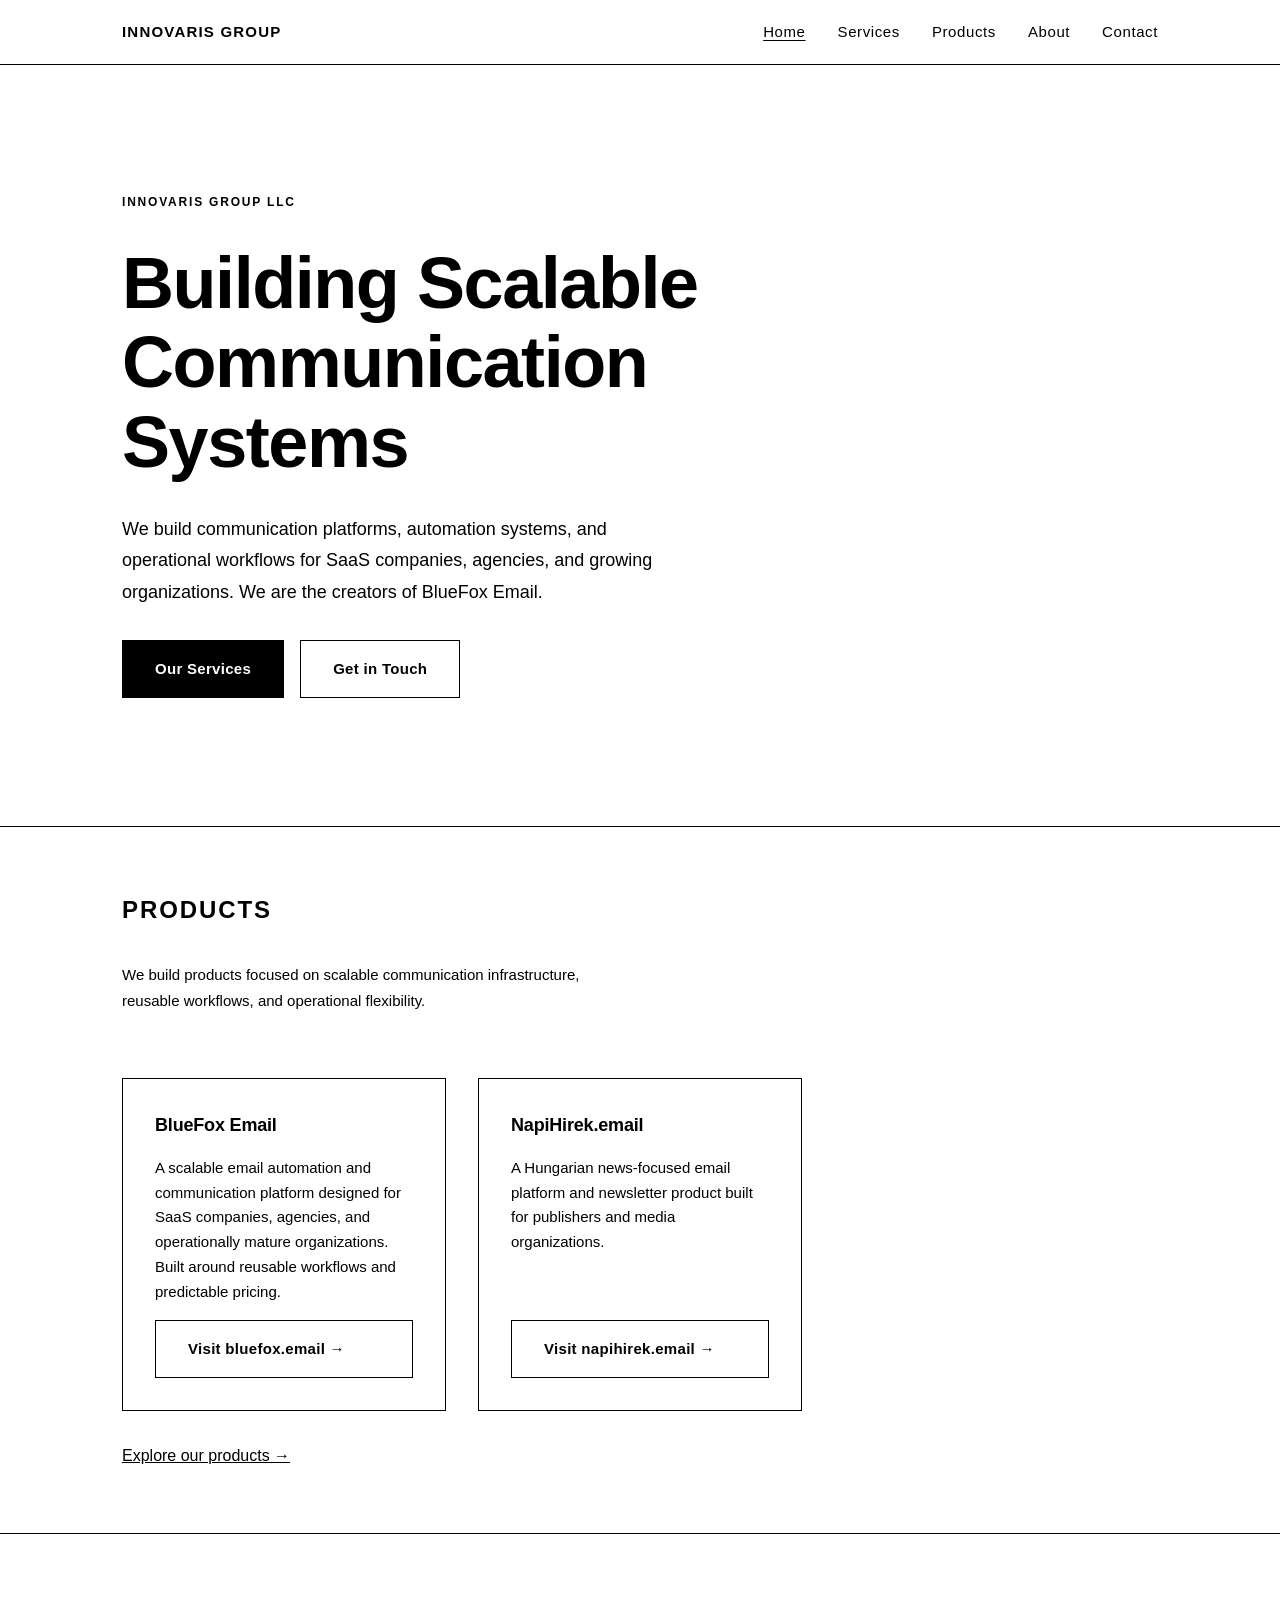
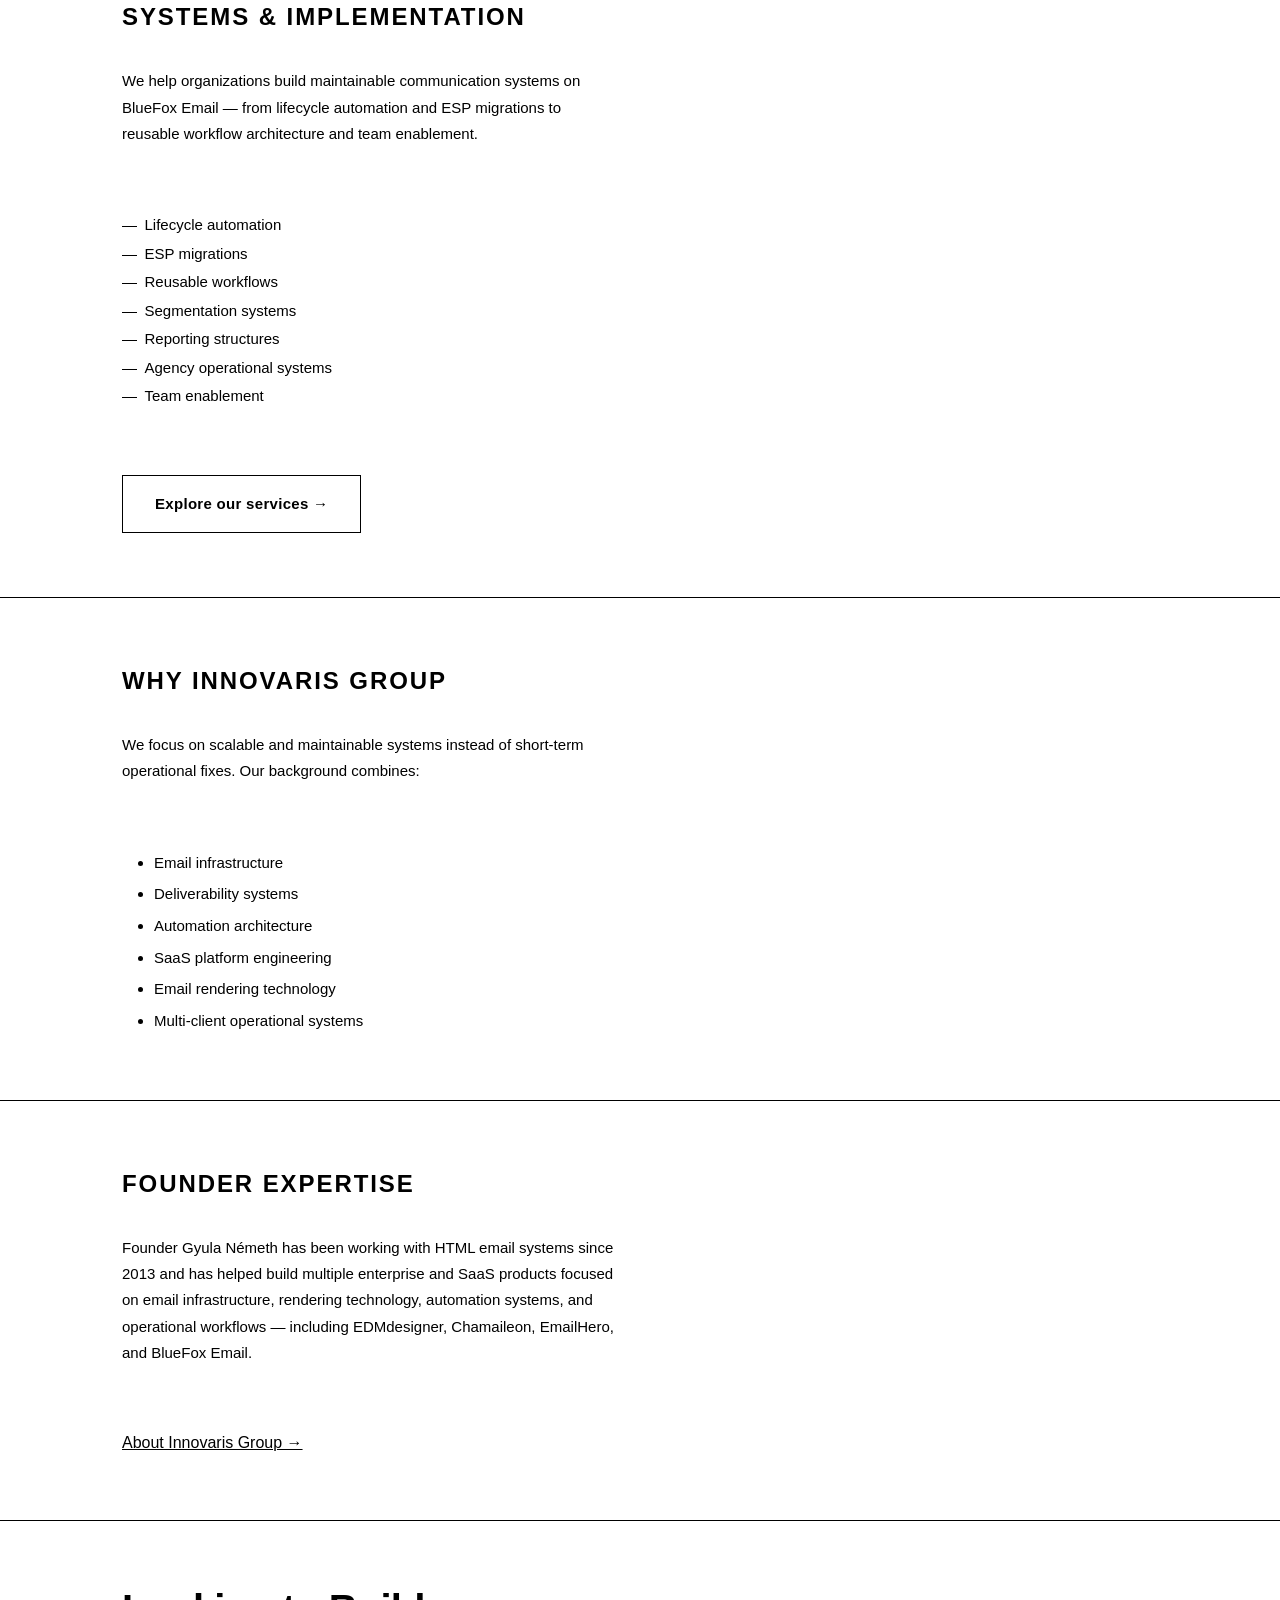
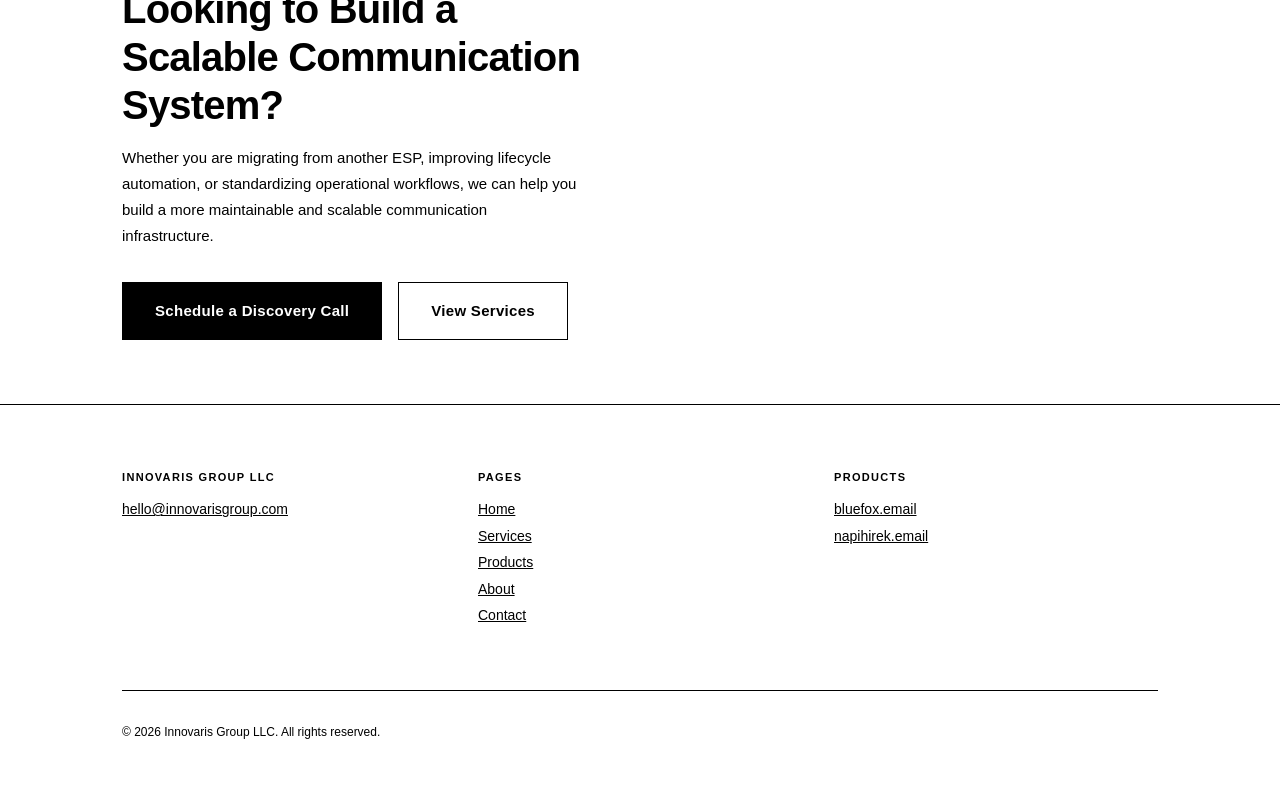
<file: index.html>
<!DOCTYPE html>
<html lang="en">
<head>
  <meta charset="UTF-8">
  <meta name="viewport" content="width=device-width, initial-scale=1.0">
  <meta name="description" content="Innovaris Group LLC builds communication platforms, automation systems, and operational workflows for SaaS companies, agencies, and growing organizations.">
  <title>Innovaris Group</title>
  <link rel="canonical" href="https://innovarisgroup.com/">
  <link rel="stylesheet" href="styles.css">
  <script src="main.js" defer></script>
</head>
<body>

  <header class="site-header">
    <nav class="nav" aria-label="Main navigation">
      <a href="/" class="nav__logo">Innovaris Group</a>
      <button class="nav__toggle" aria-expanded="false" aria-controls="nav-menu" aria-label="Toggle navigation">
        <span class="nav__toggle-bar"></span>
        <span class="nav__toggle-bar"></span>
        <span class="nav__toggle-bar"></span>
      </button>
      <ul class="nav__menu" id="nav-menu" role="list">
        <li><a href="/"         class="nav__link" aria-current="page">Home</a></li>
        <li><a href="/services" class="nav__link">Services</a></li>
        <li><a href="/products" class="nav__link">Products</a></li>
        <li><a href="/about"    class="nav__link">About</a></li>
        <li><a href="/contact"  class="nav__link">Contact</a></li>
      </ul>
    </nav>
  </header>

  <main>

    <section class="hero">
      <div class="container">
        <p class="hero__eyebrow">Innovaris Group LLC</p>
        <h1 class="hero__headline">Building Scalable Communication Systems</h1>
        <p class="hero__tagline">We build communication platforms, automation systems, and operational workflows for SaaS companies, agencies, and growing organizations. We are the creators of BlueFox Email.</p>
        <div class="hero__actions">
          <a href="/services" class="btn btn--filled">Our Services</a>
          <a href="/contact"  class="btn">Get in Touch</a>
        </div>
      </div>
    </section>

    <section class="section">
      <div class="container">
        <h2 class="section__title">Products</h2>
        <p class="section__lead">We build products focused on scalable communication infrastructure, reusable workflows, and operational flexibility.</p>
        <div class="card-grid">
          <article class="card">
            <h3 class="card__name">BlueFox Email</h3>
            <p class="card__description">A scalable email automation and communication platform designed for SaaS companies, agencies, and operationally mature organizations. Built around reusable workflows and predictable pricing.</p>
            <a href="https://bluefox.email" class="btn" target="_blank" rel="noopener noreferrer">Visit bluefox.email &rarr;</a>
          </article>
          <article class="card">
            <h3 class="card__name">NapiHirek.email</h3>
            <p class="card__description">A Hungarian news-focused email platform and newsletter product built for publishers and media organizations.</p>
            <a href="https://napihirek.email" class="btn" target="_blank" rel="noopener noreferrer">Visit napihirek.email &rarr;</a>
          </article>
        </div>
        <div class="section__footer">
          <a href="/products">Explore our products &rarr;</a>
        </div>
      </div>
    </section>

    <section class="section">
      <div class="container">
        <h2 class="section__title">Systems &amp; Implementation</h2>
        <p class="section__lead">We help organizations build maintainable communication systems on BlueFox Email — from lifecycle automation and ESP migrations to reusable workflow architecture and team enablement.</p>
        <ul class="dash-list mb-lg">
          <li>Lifecycle automation</li>
          <li>ESP migrations</li>
          <li>Reusable workflows</li>
          <li>Segmentation systems</li>
          <li>Reporting structures</li>
          <li>Agency operational systems</li>
          <li>Team enablement</li>
        </ul>
        <a href="/services" class="btn">Explore our services &rarr;</a>
      </div>
    </section>

    <section class="section">
      <div class="container">
        <h2 class="section__title">Why Innovaris Group</h2>
        <p class="section__lead">We focus on scalable and maintainable systems instead of short-term operational fixes. Our background combines:</p>
        <ul class="bullet-list">
          <li>Email infrastructure</li>
          <li>Deliverability systems</li>
          <li>Automation architecture</li>
          <li>SaaS platform engineering</li>
          <li>Email rendering technology</li>
          <li>Multi-client operational systems</li>
        </ul>
      </div>
    </section>

    <section class="section">
      <div class="container">
        <h2 class="section__title">Founder Expertise</h2>
        <p class="section__lead">Founder Gyula Németh has been working with HTML email systems since 2013 and has helped build multiple enterprise and SaaS products focused on email infrastructure, rendering technology, automation systems, and operational workflows — including EDMdesigner, Chamaileon, EmailHero, and BlueFox Email.</p>
        <a href="/about">About Innovaris Group &rarr;</a>
      </div>
    </section>

    <section class="cta-block">
      <div class="container">
        <h2 class="cta-block__headline">Looking to Build a Scalable Communication System?</h2>
        <p class="cta-block__body">Whether you are migrating from another ESP, improving lifecycle automation, or standardizing operational workflows, we can help you build a more maintainable and scalable communication infrastructure.</p>
        <div class="cta-block__actions">
          <a href="/contact"  class="btn btn--filled">Schedule a Discovery Call</a>
          <a href="/services" class="btn">View Services</a>
        </div>
      </div>
    </section>

  </main>

  <footer class="site-footer">
    <div class="container">
      <div class="footer__grid">
        <div class="footer__col">
          <p class="footer__label">Innovaris Group LLC</p>
          <a href="mailto:hello@innovarisgroup.com" class="footer__link">hello@innovarisgroup.com</a>
        </div>
        <div class="footer__col">
          <p class="footer__label">Pages</p>
          <a href="/"         class="footer__link">Home</a>
          <a href="/services" class="footer__link">Services</a>
          <a href="/products" class="footer__link">Products</a>
          <a href="/about"    class="footer__link">About</a>
          <a href="/contact"  class="footer__link">Contact</a>
        </div>
        <div class="footer__col">
          <p class="footer__label">Products</p>
          <a href="https://bluefox.email"   class="footer__link" target="_blank" rel="noopener noreferrer">bluefox.email</a>
          <a href="https://napihirek.email" class="footer__link" target="_blank" rel="noopener noreferrer">napihirek.email</a>
        </div>
      </div>
      <p class="footer__copy">&copy; 2026 Innovaris Group LLC. All rights reserved.</p>
    </div>
  </footer>

</body>
</html>
</file>
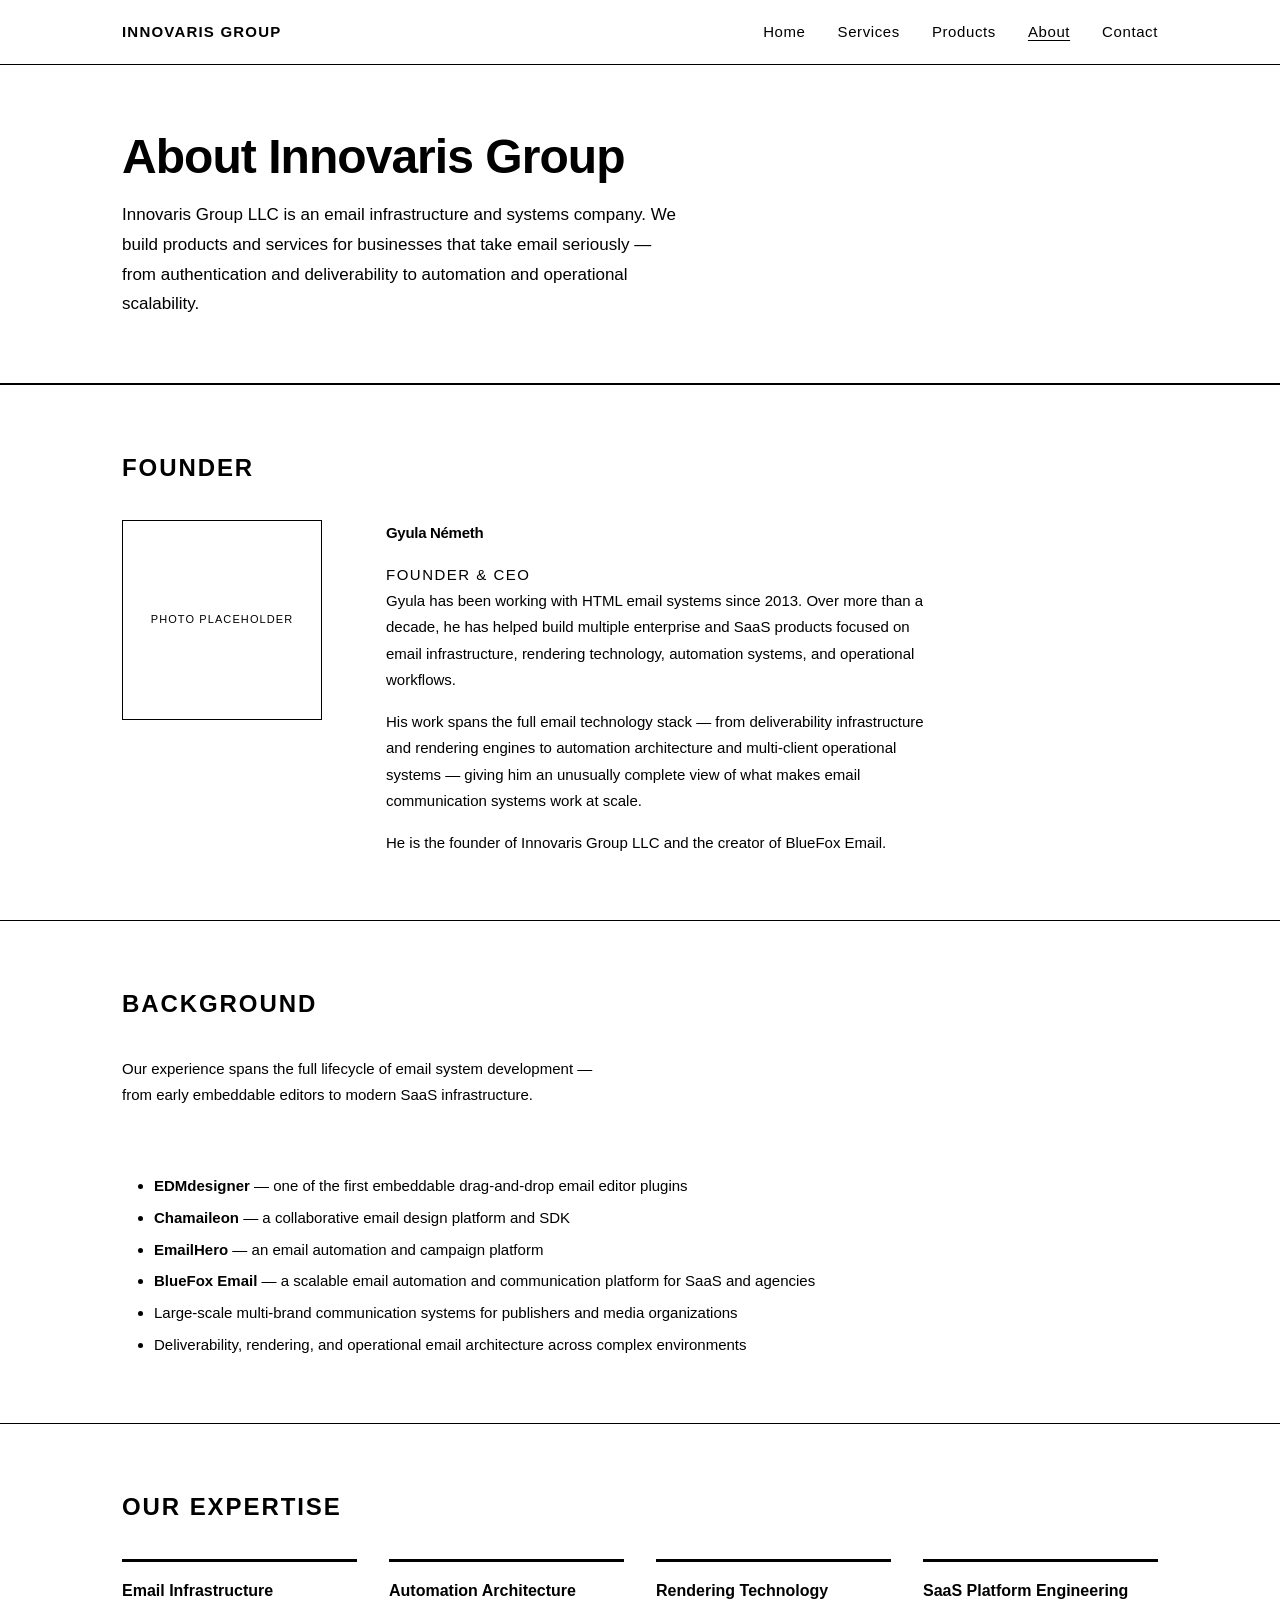
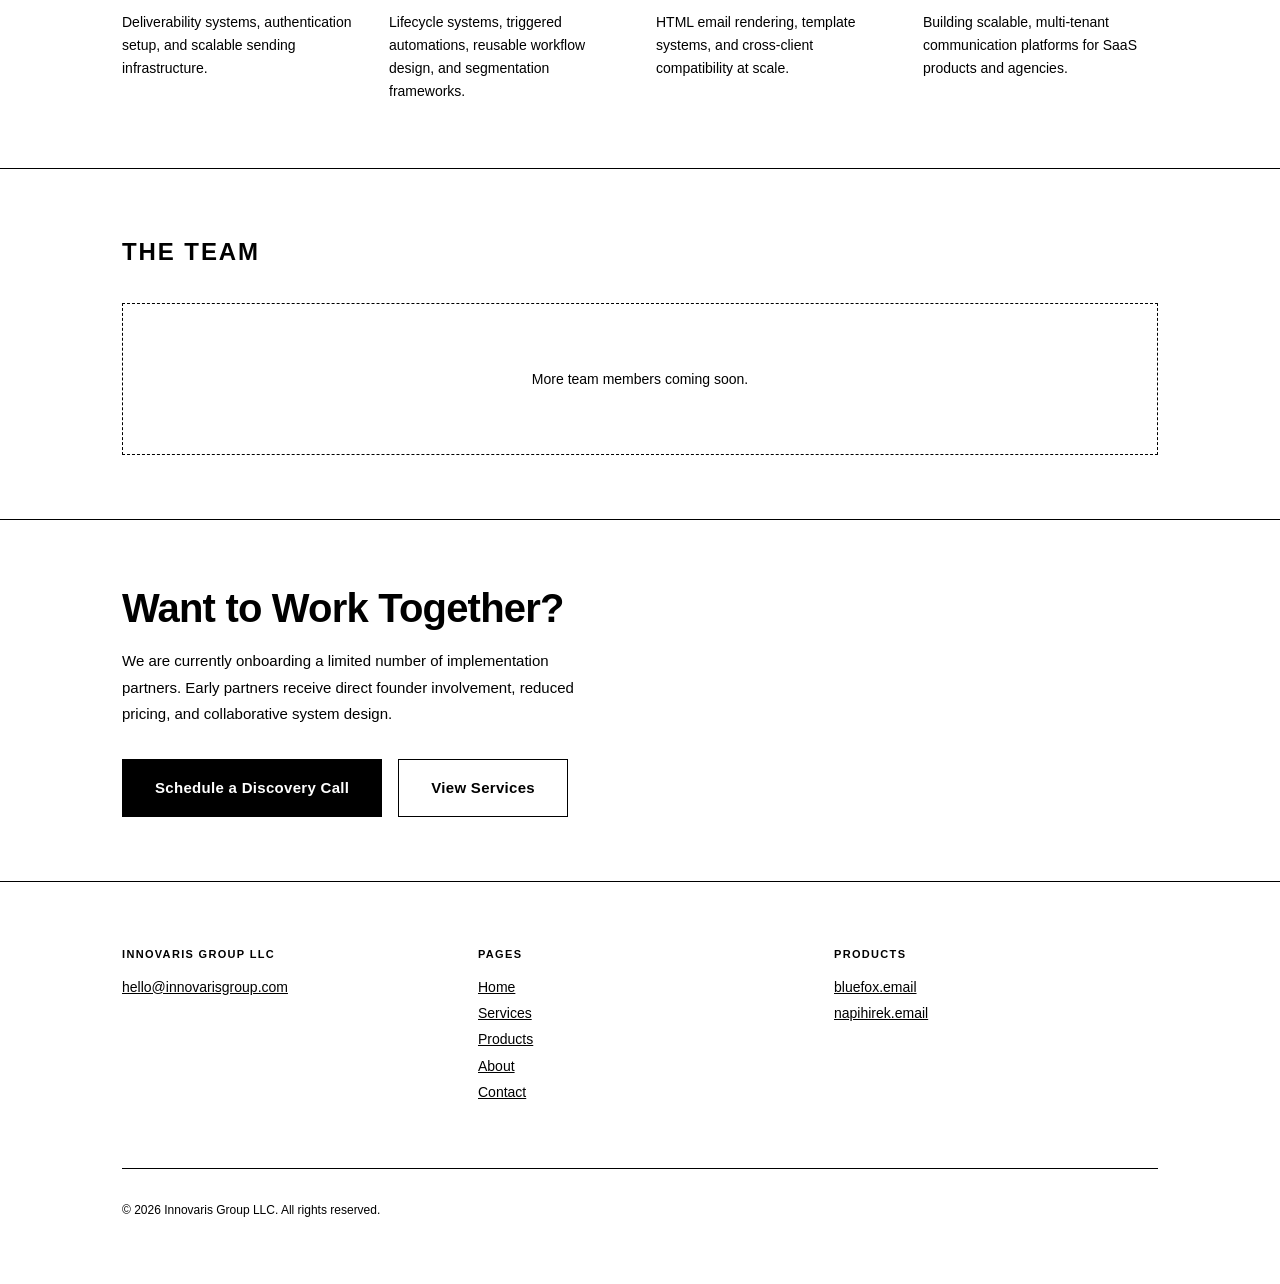
<file: about.html>
<!DOCTYPE html>
<html lang="en">
<head>
  <meta charset="UTF-8">
  <meta name="viewport" content="width=device-width, initial-scale=1.0">
  <meta name="description" content="Innovaris Group LLC — email infrastructure specialists with more than a decade of experience building email systems, rendering technology, and scalable communication platforms.">
  <title>About — Innovaris Group</title>
  <link rel="canonical" href="https://innovarisgroup.com/about">
  <link rel="stylesheet" href="styles.css">
  <script src="main.js" defer></script>
</head>
<body>

  <header class="site-header">
    <nav class="nav" aria-label="Main navigation">
      <a href="/" class="nav__logo">Innovaris Group</a>
      <button class="nav__toggle" aria-expanded="false" aria-controls="nav-menu" aria-label="Toggle navigation">
        <span class="nav__toggle-bar"></span>
        <span class="nav__toggle-bar"></span>
        <span class="nav__toggle-bar"></span>
      </button>
      <ul class="nav__menu" id="nav-menu" role="list">
        <li><a href="/"         class="nav__link">Home</a></li>
        <li><a href="/services" class="nav__link">Services</a></li>
        <li><a href="/products" class="nav__link">Products</a></li>
        <li><a href="/about"    class="nav__link" aria-current="page">About</a></li>
        <li><a href="/contact"  class="nav__link">Contact</a></li>
      </ul>
    </nav>
  </header>

  <main>

    <section class="page-hero">
      <div class="container">
        <h1 class="page-hero__headline">About Innovaris Group</h1>
        <p class="page-hero__lead">Innovaris Group LLC is an email infrastructure and systems company. We build products and services for businesses that take email seriously — from authentication and deliverability to automation and operational scalability.</p>
      </div>
    </section>

    <section class="section">
      <div class="container">
        <h2 class="section__title">Founder</h2>
        <div class="founder-section">
          <div class="founder-meta">
            <div class="founder-image-placeholder">Photo placeholder</div>
          </div>
          <div class="founder-bio">
            <div>
              <p class="founder-name">Gyula Németh</p>
              <p class="founder-title">Founder &amp; CEO</p>
            </div>
            <p>Gyula has been working with HTML email systems since 2013. Over more than a decade, he has helped build multiple enterprise and SaaS products focused on email infrastructure, rendering technology, automation systems, and operational workflows.</p>
            <p>His work spans the full email technology stack — from deliverability infrastructure and rendering engines to automation architecture and multi-client operational systems — giving him an unusually complete view of what makes email communication systems work at scale.</p>
            <p>He is the founder of Innovaris Group LLC and the creator of BlueFox Email.</p>
          </div>
        </div>
      </div>
    </section>

    <section class="section">
      <div class="container">
        <h2 class="section__title">Background</h2>
        <p class="section__lead">Our experience spans the full lifecycle of email system development — from early embeddable editors to modern SaaS infrastructure.</p>
        <ul class="bullet-list">
          <li><strong>EDMdesigner</strong> — one of the first embeddable drag-and-drop email editor plugins</li>
          <li><strong>Chamaileon</strong> — a collaborative email design platform and SDK</li>
          <li><strong>EmailHero</strong> — an email automation and campaign platform</li>
          <li><strong>BlueFox Email</strong> — a scalable email automation and communication platform for SaaS and agencies</li>
          <li>Large-scale multi-brand communication systems for publishers and media organizations</li>
          <li>Deliverability, rendering, and operational email architecture across complex environments</li>
        </ul>
      </div>
    </section>

    <section class="section">
      <div class="container">
        <h2 class="section__title">Our Expertise</h2>
        <div class="who-grid">
          <div class="who-item">
            <h3 class="who-item__title">Email Infrastructure</h3>
            <p class="who-item__description">Deliverability systems, authentication setup, and scalable sending infrastructure.</p>
          </div>
          <div class="who-item">
            <h3 class="who-item__title">Automation Architecture</h3>
            <p class="who-item__description">Lifecycle systems, triggered automations, reusable workflow design, and segmentation frameworks.</p>
          </div>
          <div class="who-item">
            <h3 class="who-item__title">Rendering Technology</h3>
            <p class="who-item__description">HTML email rendering, template systems, and cross-client compatibility at scale.</p>
          </div>
          <div class="who-item">
            <h3 class="who-item__title">SaaS Platform Engineering</h3>
            <p class="who-item__description">Building scalable, multi-tenant communication platforms for SaaS products and agencies.</p>
          </div>
        </div>
      </div>
    </section>

    <section class="section">
      <div class="container">
        <h2 class="section__title">The Team</h2>
        <div class="team-placeholder">
          <p>More team members coming soon.</p>
        </div>
      </div>
    </section>

    <section class="cta-block">
      <div class="container">
        <h2 class="cta-block__headline">Want to Work Together?</h2>
        <p class="cta-block__body">We are currently onboarding a limited number of implementation partners. Early partners receive direct founder involvement, reduced pricing, and collaborative system design.</p>
        <div class="cta-block__actions">
          <a href="/contact"  class="btn btn--filled">Schedule a Discovery Call</a>
          <a href="/services" class="btn">View Services</a>
        </div>
      </div>
    </section>

  </main>

  <footer class="site-footer">
    <div class="container">
      <div class="footer__grid">
        <div class="footer__col">
          <p class="footer__label">Innovaris Group LLC</p>
          <a href="mailto:hello@innovarisgroup.com" class="footer__link">hello@innovarisgroup.com</a>
        </div>
        <div class="footer__col">
          <p class="footer__label">Pages</p>
          <a href="/"         class="footer__link">Home</a>
          <a href="/services" class="footer__link">Services</a>
          <a href="/products" class="footer__link">Products</a>
          <a href="/about"    class="footer__link">About</a>
          <a href="/contact"  class="footer__link">Contact</a>
        </div>
        <div class="footer__col">
          <p class="footer__label">Products</p>
          <a href="https://bluefox.email"   class="footer__link" target="_blank" rel="noopener noreferrer">bluefox.email</a>
          <a href="https://napihirek.email" class="footer__link" target="_blank" rel="noopener noreferrer">napihirek.email</a>
        </div>
      </div>
      <p class="footer__copy">&copy; 2026 Innovaris Group LLC. All rights reserved.</p>
    </div>
  </footer>

</body>
</html>
</file>
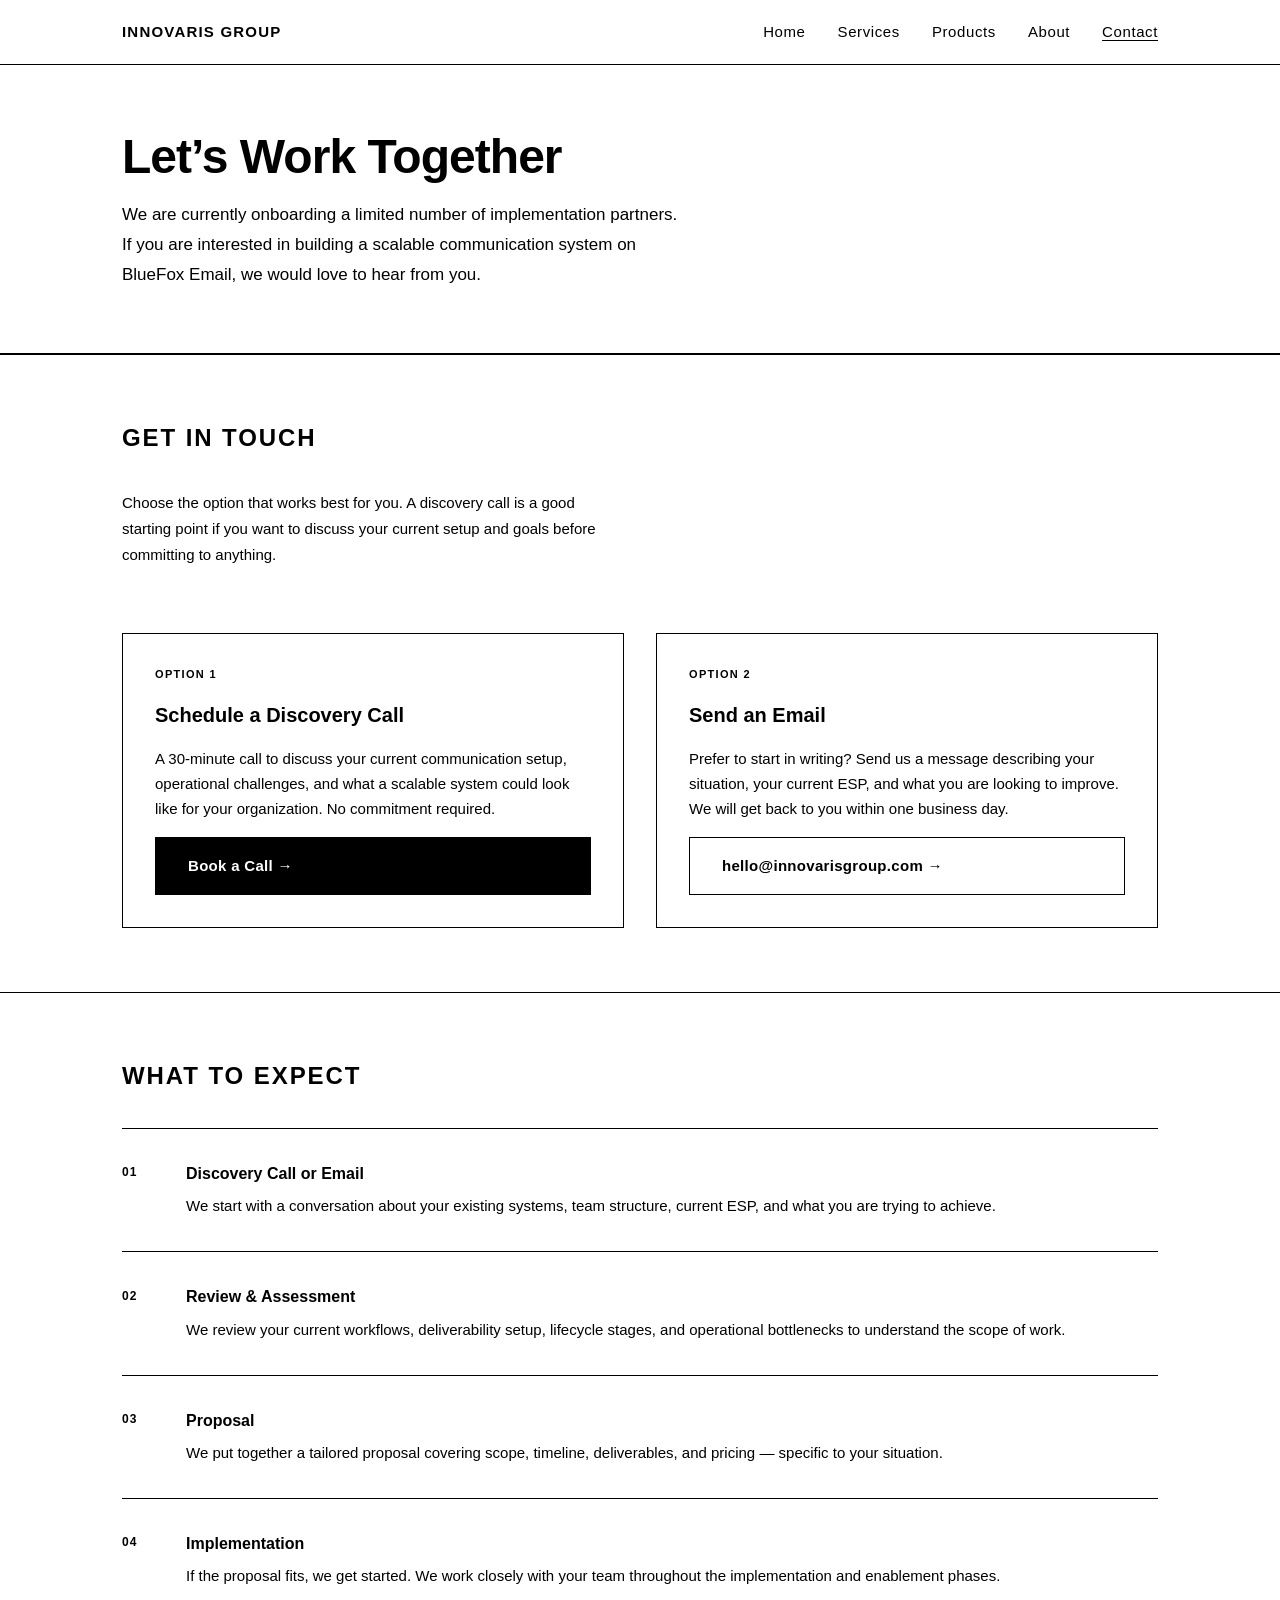
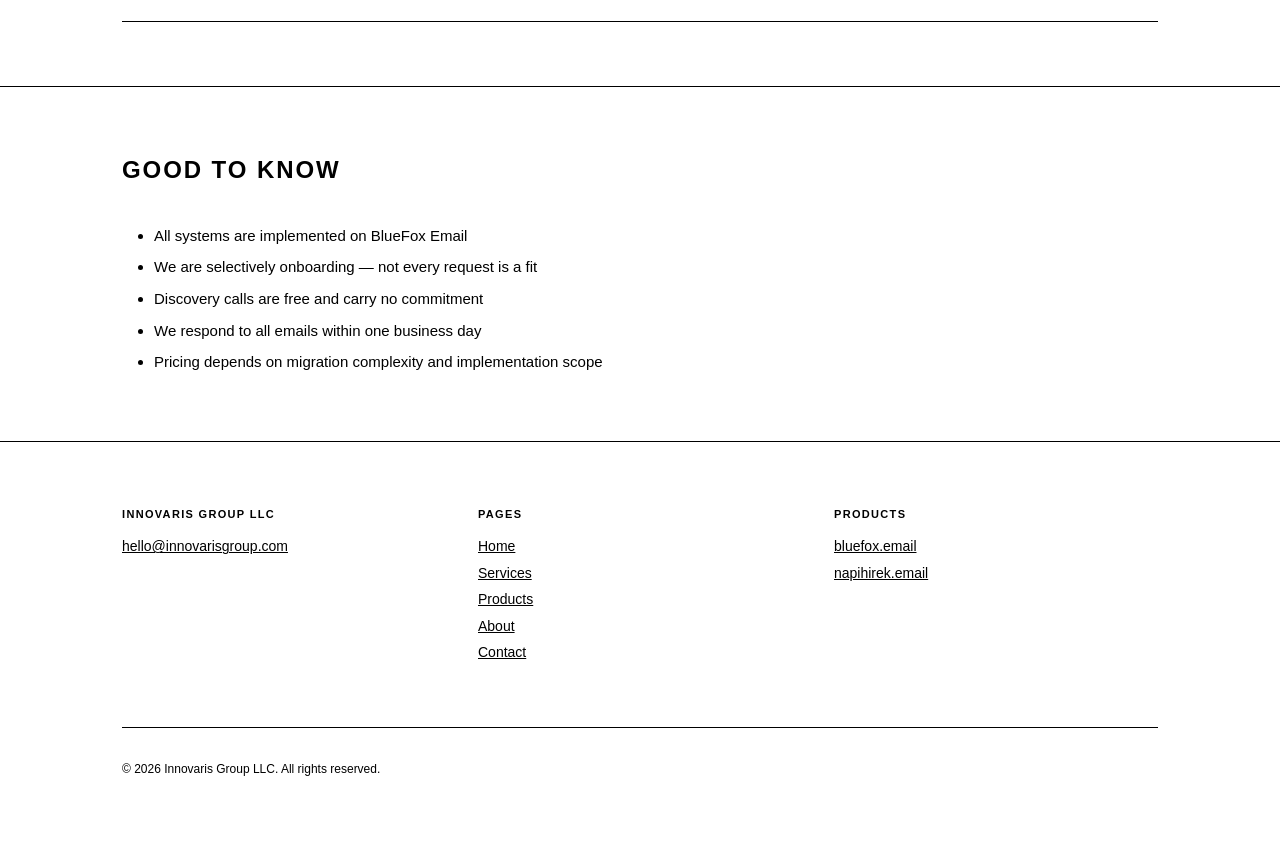
<file: contact.html>
<!DOCTYPE html>
<html lang="en">
<head>
  <meta charset="UTF-8">
  <meta name="viewport" content="width=device-width, initial-scale=1.0">
  <meta name="description" content="Get in touch with Innovaris Group LLC. Schedule a discovery call or send us an email to discuss your communication system needs.">
  <title>Contact — Innovaris Group</title>
  <link rel="canonical" href="https://innovarisgroup.com/contact">
  <link rel="stylesheet" href="styles.css">
  <script src="main.js" defer></script>
</head>
<body>

  <header class="site-header">
    <nav class="nav" aria-label="Main navigation">
      <a href="/" class="nav__logo">Innovaris Group</a>
      <button class="nav__toggle" aria-expanded="false" aria-controls="nav-menu" aria-label="Toggle navigation">
        <span class="nav__toggle-bar"></span>
        <span class="nav__toggle-bar"></span>
        <span class="nav__toggle-bar"></span>
      </button>
      <ul class="nav__menu" id="nav-menu" role="list">
        <li><a href="/"         class="nav__link">Home</a></li>
        <li><a href="/services" class="nav__link">Services</a></li>
        <li><a href="/products" class="nav__link">Products</a></li>
        <li><a href="/about"    class="nav__link">About</a></li>
        <li><a href="/contact"  class="nav__link" aria-current="page">Contact</a></li>
      </ul>
    </nav>
  </header>

  <main>

    <section class="page-hero">
      <div class="container">
        <h1 class="page-hero__headline">Let&rsquo;s Work Together</h1>
        <p class="page-hero__lead">We are currently onboarding a limited number of implementation partners. If you are interested in building a scalable communication system on BlueFox Email, we would love to hear from you.</p>
      </div>
    </section>

    <section class="section">
      <div class="container">
        <h2 class="section__title">Get in Touch</h2>
        <p class="section__lead">Choose the option that works best for you. A discovery call is a good starting point if you want to discuss your current setup and goals before committing to anything.</p>
        <div class="contact-options">

          <div class="contact-option">
            <p class="contact-option__label">Option 1</p>
            <h3 class="contact-option__title">Schedule a Discovery Call</h3>
            <p class="contact-option__description">A 30-minute call to discuss your current communication setup, operational challenges, and what a scalable system could look like for your organization. No commitment required.</p>
            <!-- TODO: replace href="#" with your scheduling link (e.g. Calendly, Cal.com) -->
            <a href="#" class="btn btn--filled">Book a Call &rarr;</a>
          </div>

          <div class="contact-option">
            <p class="contact-option__label">Option 2</p>
            <h3 class="contact-option__title">Send an Email</h3>
            <p class="contact-option__description">Prefer to start in writing? Send us a message describing your situation, your current ESP, and what you are looking to improve. We will get back to you within one business day.</p>
            <a href="mailto:hello@innovarisgroup.com" class="btn">hello@innovarisgroup.com &rarr;</a>
          </div>

        </div>
      </div>
    </section>

    <section class="section">
      <div class="container">
        <h2 class="section__title">What to Expect</h2>
        <div class="steps">
          <div class="step">
            <span class="step__number">01</span>
            <div>
              <h3 class="step__title">Discovery Call or Email</h3>
              <p class="step__description">We start with a conversation about your existing systems, team structure, current ESP, and what you are trying to achieve.</p>
            </div>
          </div>
          <div class="step">
            <span class="step__number">02</span>
            <div>
              <h3 class="step__title">Review &amp; Assessment</h3>
              <p class="step__description">We review your current workflows, deliverability setup, lifecycle stages, and operational bottlenecks to understand the scope of work.</p>
            </div>
          </div>
          <div class="step">
            <span class="step__number">03</span>
            <div>
              <h3 class="step__title">Proposal</h3>
              <p class="step__description">We put together a tailored proposal covering scope, timeline, deliverables, and pricing — specific to your situation.</p>
            </div>
          </div>
          <div class="step">
            <span class="step__number">04</span>
            <div>
              <h3 class="step__title">Implementation</h3>
              <p class="step__description">If the proposal fits, we get started. We work closely with your team throughout the implementation and enablement phases.</p>
            </div>
          </div>
        </div>
      </div>
    </section>

    <section class="section">
      <div class="container">
        <h2 class="section__title">Good to Know</h2>
        <ul class="bullet-list">
          <li>All systems are implemented on BlueFox Email</li>
          <li>We are selectively onboarding — not every request is a fit</li>
          <li>Discovery calls are free and carry no commitment</li>
          <li>We respond to all emails within one business day</li>
          <li>Pricing depends on migration complexity and implementation scope</li>
        </ul>
      </div>
    </section>

  </main>

  <footer class="site-footer">
    <div class="container">
      <div class="footer__grid">
        <div class="footer__col">
          <p class="footer__label">Innovaris Group LLC</p>
          <a href="mailto:hello@innovarisgroup.com" class="footer__link">hello@innovarisgroup.com</a>
        </div>
        <div class="footer__col">
          <p class="footer__label">Pages</p>
          <a href="/"         class="footer__link">Home</a>
          <a href="/services" class="footer__link">Services</a>
          <a href="/products" class="footer__link">Products</a>
          <a href="/about"    class="footer__link">About</a>
          <a href="/contact"  class="footer__link">Contact</a>
        </div>
        <div class="footer__col">
          <p class="footer__label">Products</p>
          <a href="https://bluefox.email"   class="footer__link" target="_blank" rel="noopener noreferrer">bluefox.email</a>
          <a href="https://napihirek.email" class="footer__link" target="_blank" rel="noopener noreferrer">napihirek.email</a>
        </div>
      </div>
      <p class="footer__copy">&copy; 2026 Innovaris Group LLC. All rights reserved.</p>
    </div>
  </footer>

</body>
</html>
</file>
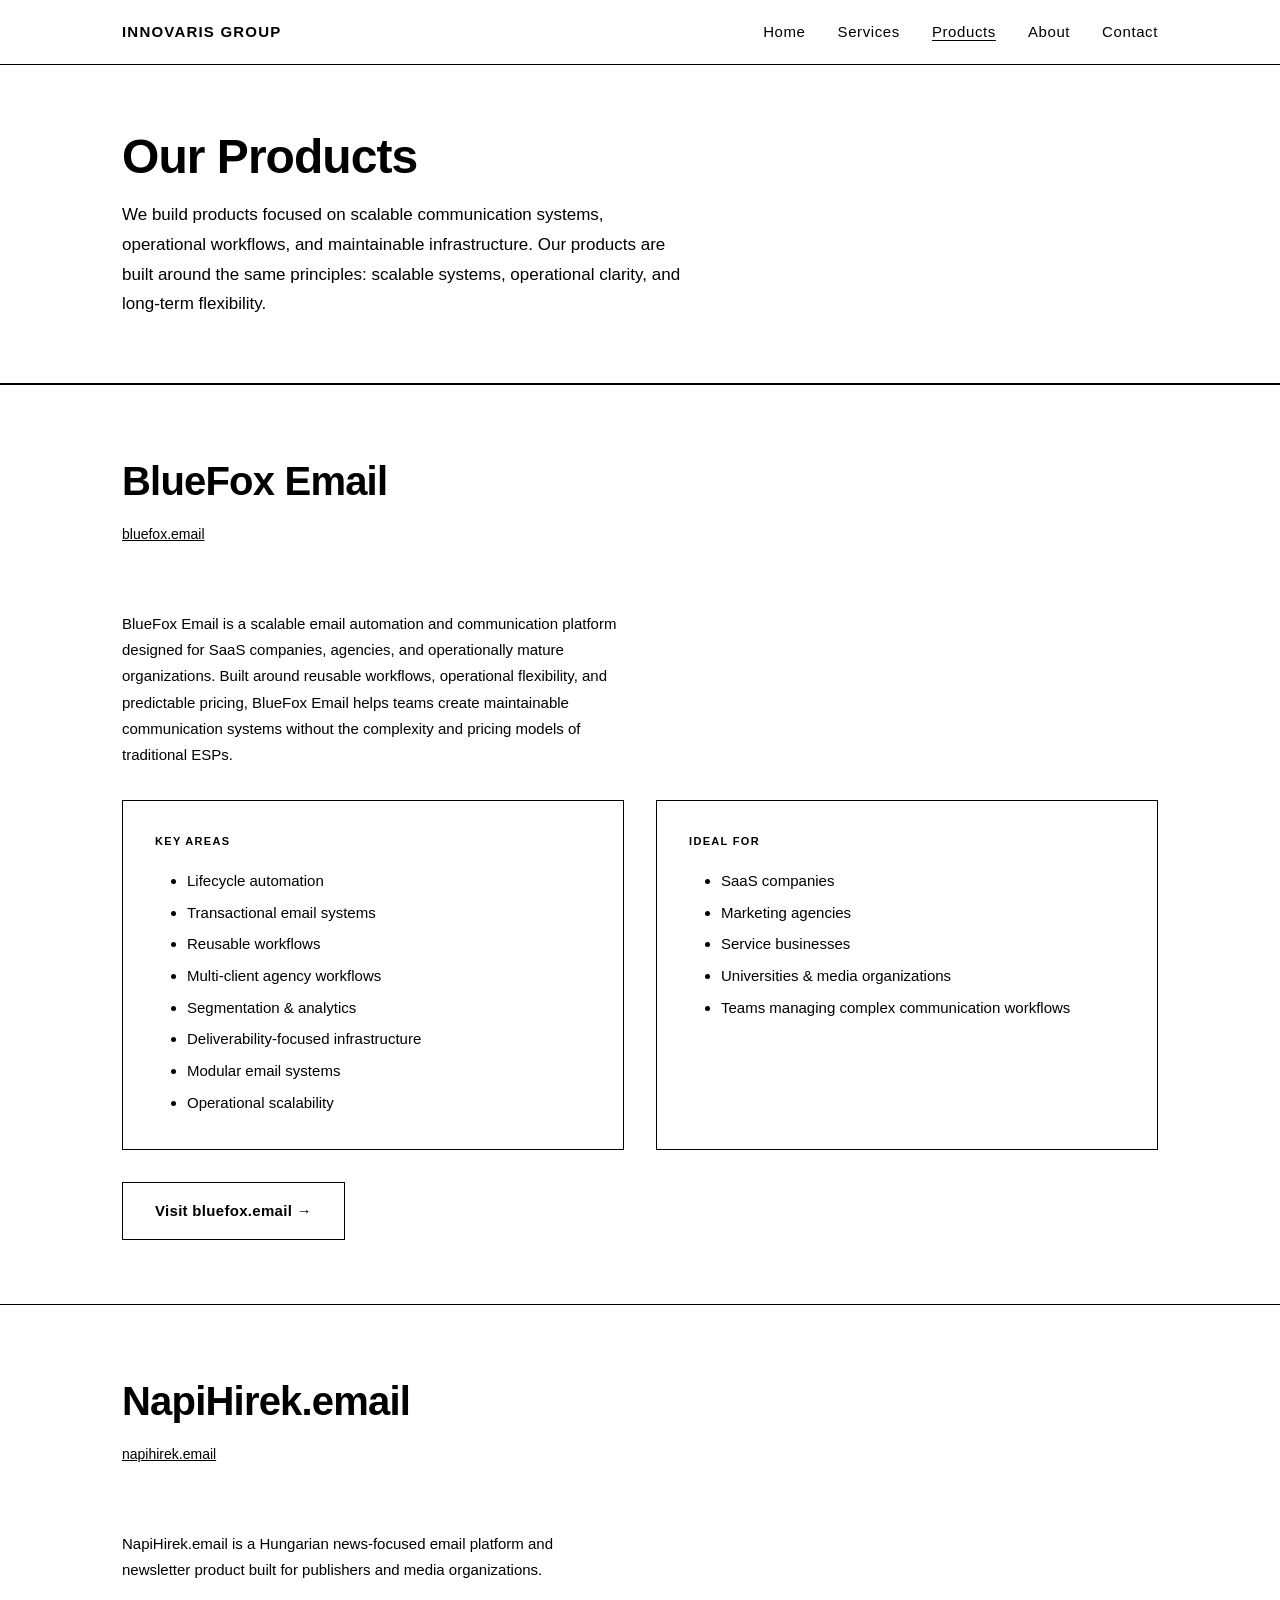
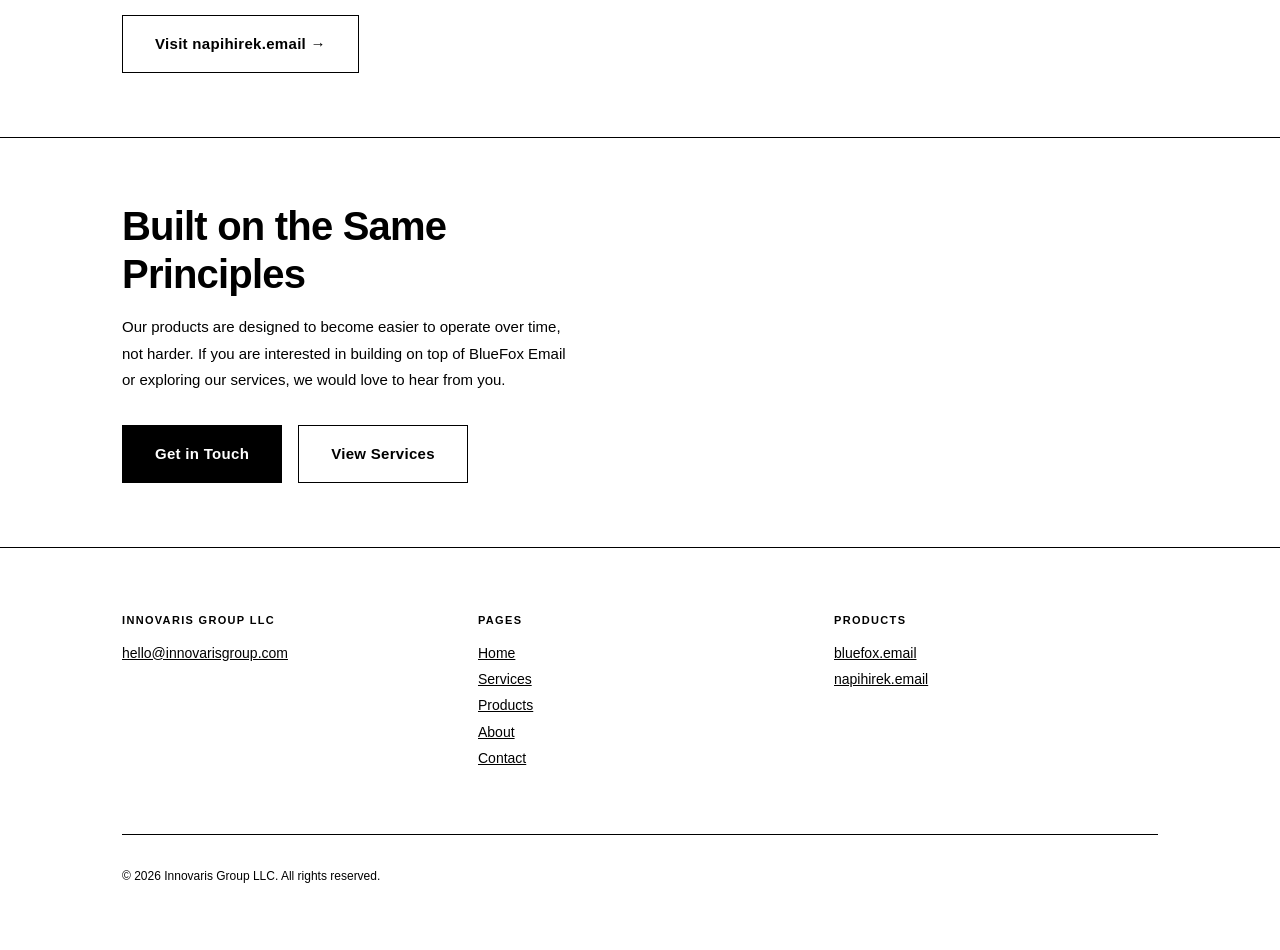
<file: products.html>
<!DOCTYPE html>
<html lang="en">
<head>
  <meta charset="UTF-8">
  <meta name="viewport" content="width=device-width, initial-scale=1.0">
  <meta name="description" content="Innovaris Group LLC builds products focused on scalable communication systems, operational workflows, and maintainable infrastructure.">
  <title>Products — Innovaris Group</title>
  <link rel="canonical" href="https://innovarisgroup.com/products">
  <link rel="stylesheet" href="styles.css">
  <script src="main.js" defer></script>
</head>
<body>

  <header class="site-header">
    <nav class="nav" aria-label="Main navigation">
      <a href="/" class="nav__logo">Innovaris Group</a>
      <button class="nav__toggle" aria-expanded="false" aria-controls="nav-menu" aria-label="Toggle navigation">
        <span class="nav__toggle-bar"></span>
        <span class="nav__toggle-bar"></span>
        <span class="nav__toggle-bar"></span>
      </button>
      <ul class="nav__menu" id="nav-menu" role="list">
        <li><a href="/"         class="nav__link">Home</a></li>
        <li><a href="/services" class="nav__link">Services</a></li>
        <li><a href="/products" class="nav__link" aria-current="page">Products</a></li>
        <li><a href="/about"    class="nav__link">About</a></li>
        <li><a href="/contact"  class="nav__link">Contact</a></li>
      </ul>
    </nav>
  </header>

  <main>

    <section class="page-hero">
      <div class="container">
        <h1 class="page-hero__headline">Our Products</h1>
        <p class="page-hero__lead">We build products focused on scalable communication systems, operational workflows, and maintainable infrastructure. Our products are built around the same principles: scalable systems, operational clarity, and long-term flexibility.</p>
      </div>
    </section>

    <section class="product-section" id="bluefox-email">
      <div class="container">
        <div class="product-section__header">
          <h2 class="product-section__name">BlueFox Email</h2>
          <a href="https://bluefox.email" class="product-section__url" target="_blank" rel="noopener noreferrer">bluefox.email</a>
        </div>
        <p class="product-section__description">BlueFox Email is a scalable email automation and communication platform designed for SaaS companies, agencies, and operationally mature organizations. Built around reusable workflows, operational flexibility, and predictable pricing, BlueFox Email helps teams create maintainable communication systems without the complexity and pricing models of traditional ESPs.</p>
        <div class="product-detail-grid">
          <div class="product-detail-block">
            <p class="product-detail-block__label">Key Areas</p>
            <ul class="bullet-list">
              <li>Lifecycle automation</li>
              <li>Transactional email systems</li>
              <li>Reusable workflows</li>
              <li>Multi-client agency workflows</li>
              <li>Segmentation &amp; analytics</li>
              <li>Deliverability-focused infrastructure</li>
              <li>Modular email systems</li>
              <li>Operational scalability</li>
            </ul>
          </div>
          <div class="product-detail-block">
            <p class="product-detail-block__label">Ideal For</p>
            <ul class="bullet-list">
              <li>SaaS companies</li>
              <li>Marketing agencies</li>
              <li>Service businesses</li>
              <li>Universities &amp; media organizations</li>
              <li>Teams managing complex communication workflows</li>
            </ul>
          </div>
        </div>
        <a href="https://bluefox.email" class="btn" target="_blank" rel="noopener noreferrer">Visit bluefox.email &rarr;</a>
      </div>
    </section>

    <section class="product-section" id="napihirek-email">
      <div class="container">
        <div class="product-section__header">
          <h2 class="product-section__name">NapiHirek.email</h2>
          <a href="https://napihirek.email" class="product-section__url" target="_blank" rel="noopener noreferrer">napihirek.email</a>
        </div>
        <p class="product-section__description">NapiHirek.email is a Hungarian news-focused email platform and newsletter product built for publishers and media organizations.</p>
        <a href="https://napihirek.email" class="btn" target="_blank" rel="noopener noreferrer">Visit napihirek.email &rarr;</a>
      </div>
    </section>

    <section class="cta-block">
      <div class="container">
        <h2 class="cta-block__headline">Built on the Same Principles</h2>
        <p class="cta-block__body">Our products are designed to become easier to operate over time, not harder. If you are interested in building on top of BlueFox Email or exploring our services, we would love to hear from you.</p>
        <div class="cta-block__actions">
          <a href="/contact"  class="btn btn--filled">Get in Touch</a>
          <a href="/services" class="btn">View Services</a>
        </div>
      </div>
    </section>

  </main>

  <footer class="site-footer">
    <div class="container">
      <div class="footer__grid">
        <div class="footer__col">
          <p class="footer__label">Innovaris Group LLC</p>
          <a href="mailto:hello@innovarisgroup.com" class="footer__link">hello@innovarisgroup.com</a>
        </div>
        <div class="footer__col">
          <p class="footer__label">Pages</p>
          <a href="/"         class="footer__link">Home</a>
          <a href="/services" class="footer__link">Services</a>
          <a href="/products" class="footer__link">Products</a>
          <a href="/about"    class="footer__link">About</a>
          <a href="/contact"  class="footer__link">Contact</a>
        </div>
        <div class="footer__col">
          <p class="footer__label">Products</p>
          <a href="https://bluefox.email"   class="footer__link" target="_blank" rel="noopener noreferrer">bluefox.email</a>
          <a href="https://napihirek.email" class="footer__link" target="_blank" rel="noopener noreferrer">napihirek.email</a>
        </div>
      </div>
      <p class="footer__copy">&copy; 2026 Innovaris Group LLC. All rights reserved.</p>
    </div>
  </footer>

</body>
</html>
</file>
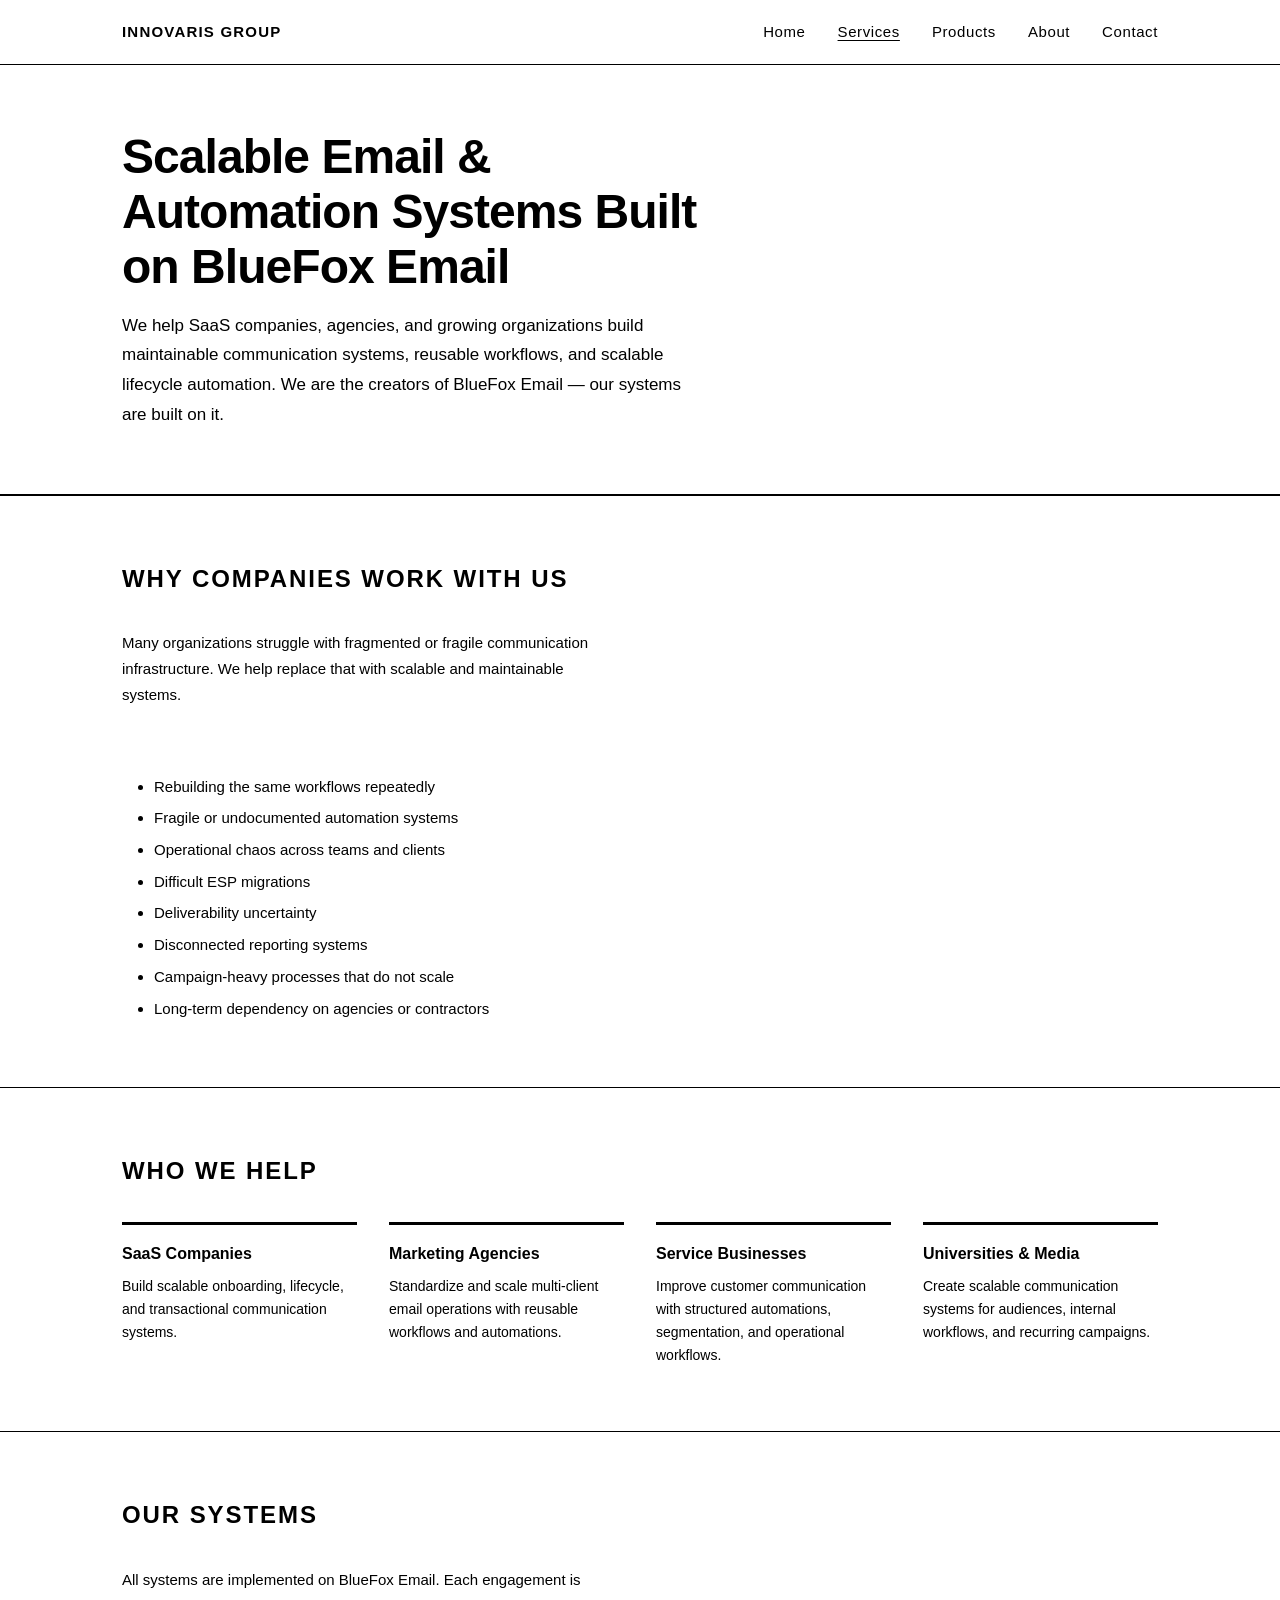
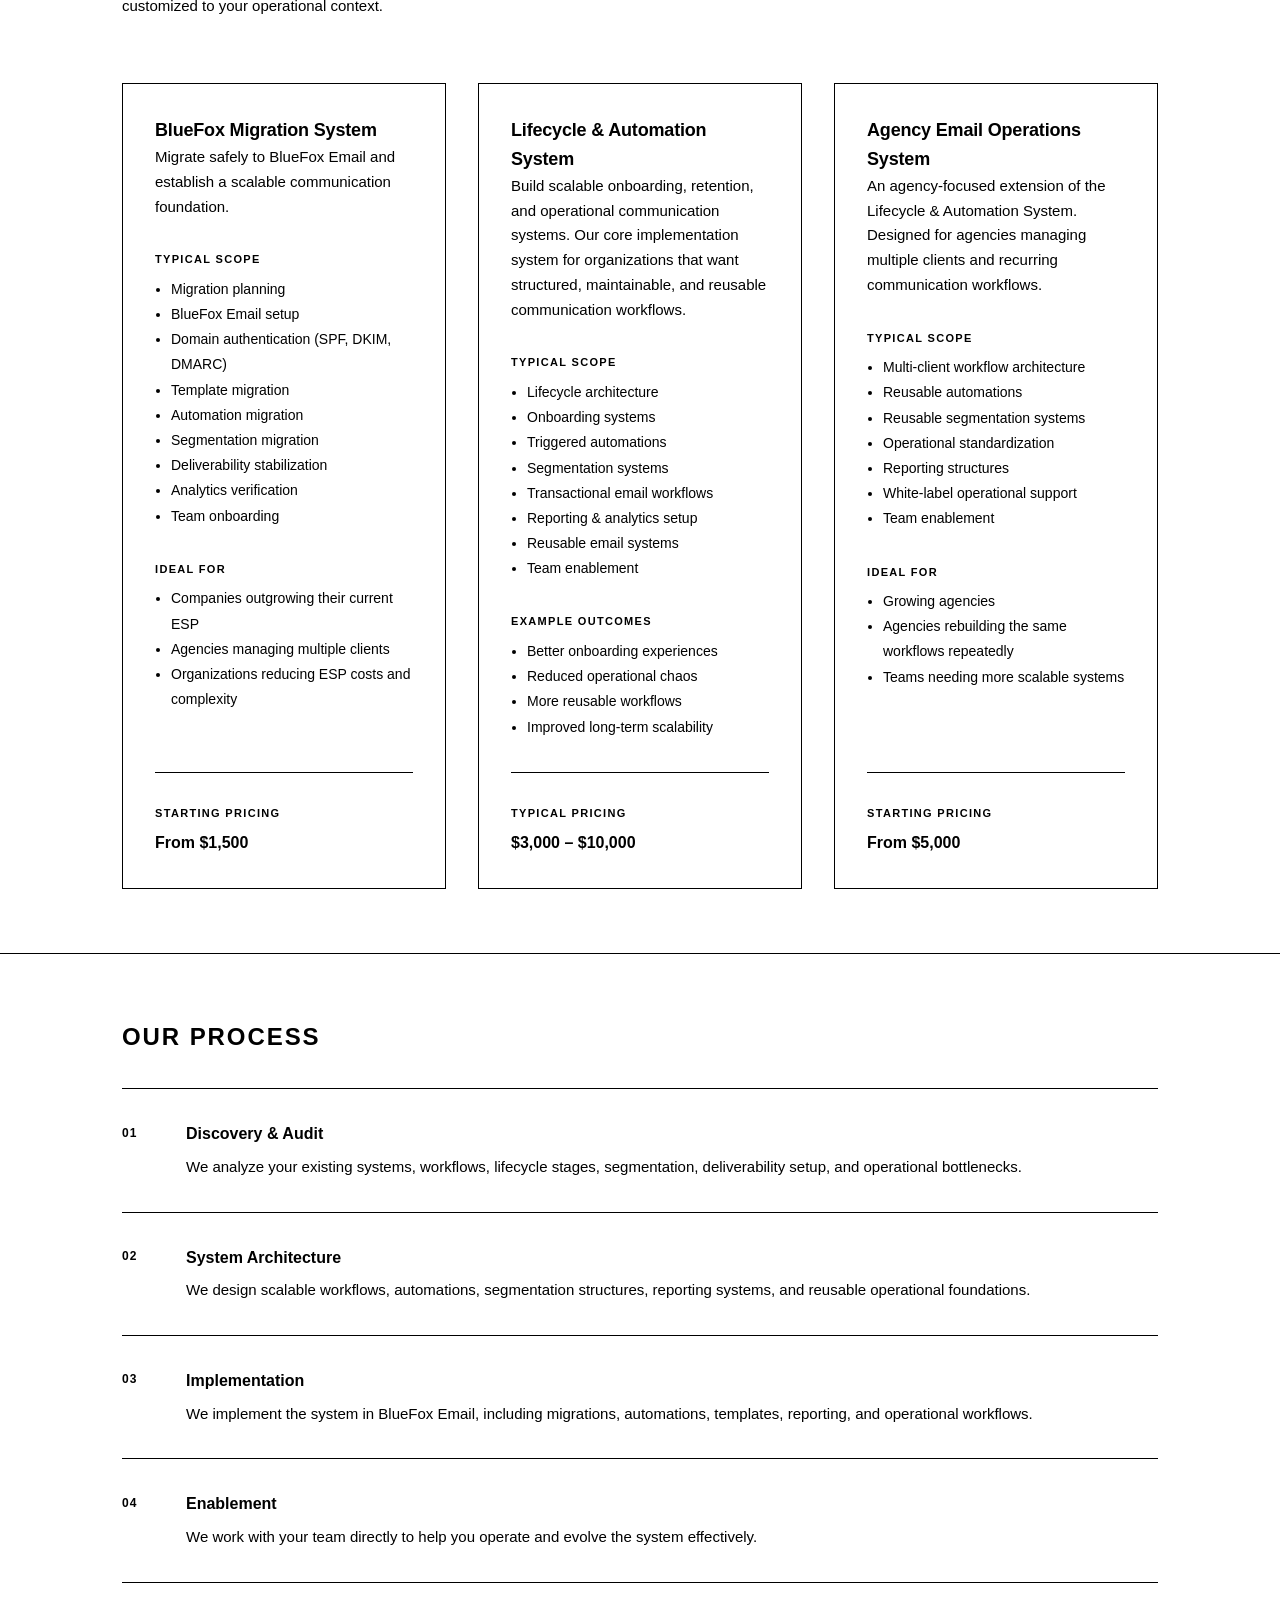
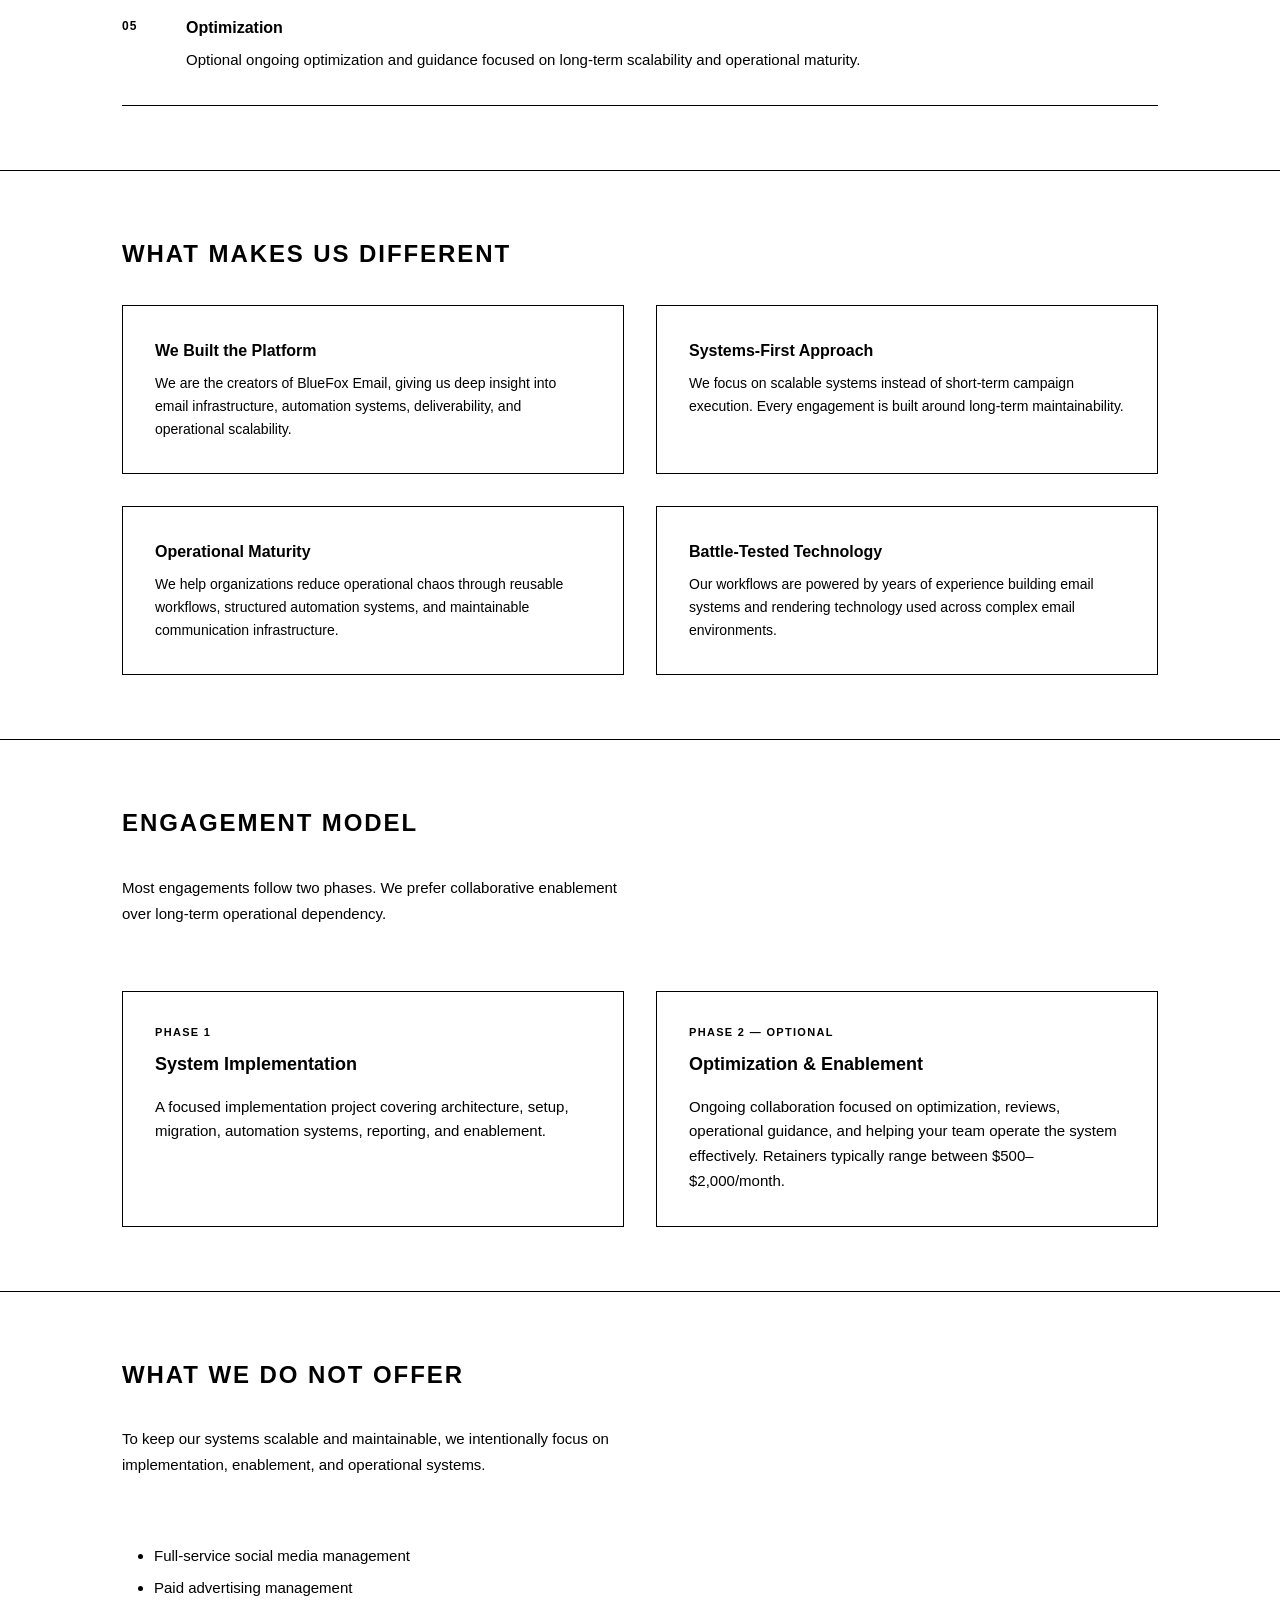
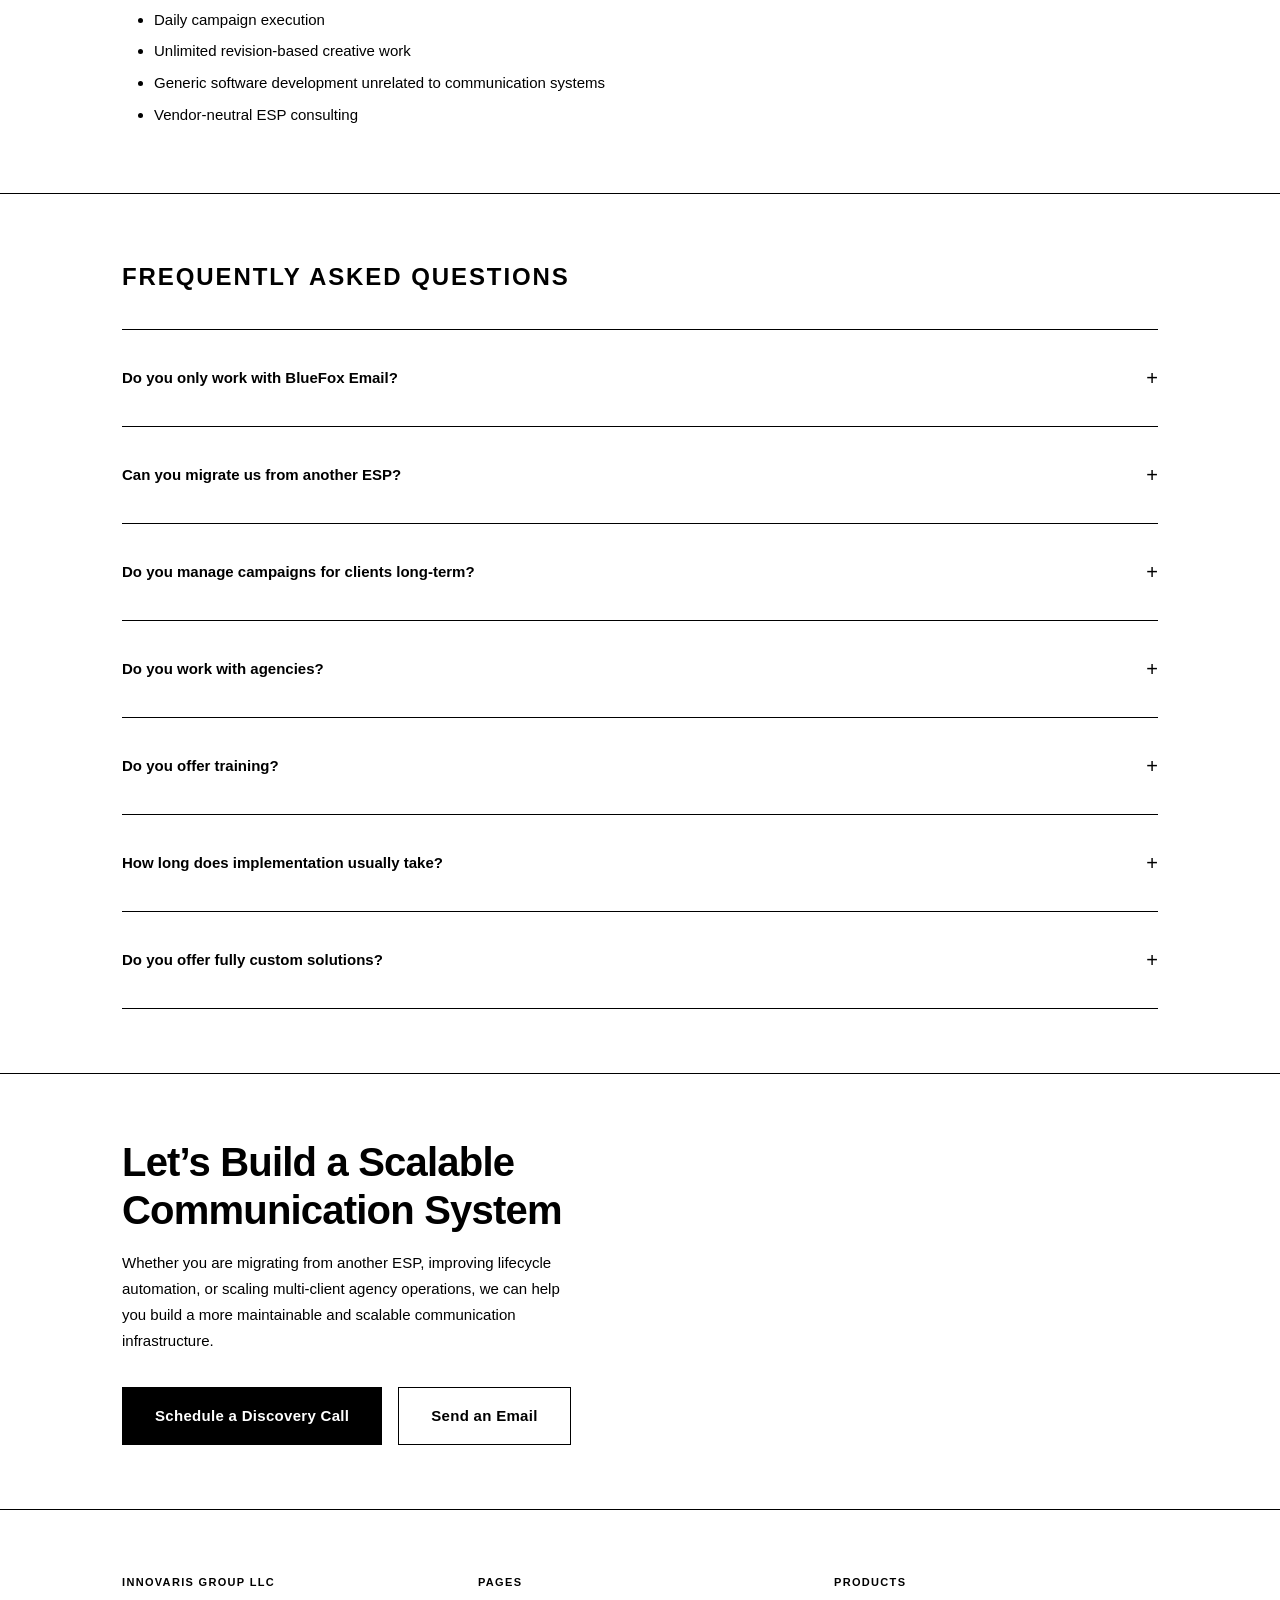
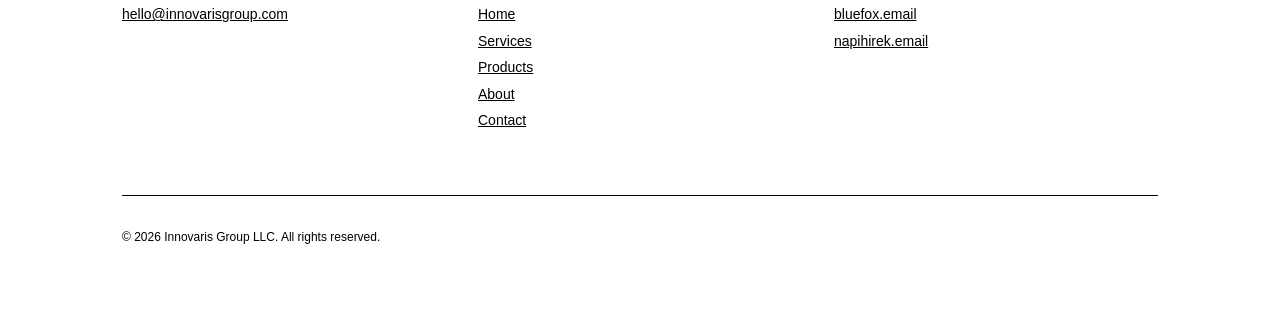
<file: services.html>
<!DOCTYPE html>
<html lang="en">
<head>
  <meta charset="UTF-8">
  <meta name="viewport" content="width=device-width, initial-scale=1.0">
  <meta name="description" content="Innovaris Group LLC helps SaaS companies, agencies, and growing organizations build maintainable communication systems and scalable lifecycle automation on BlueFox Email.">
  <title>Services — Innovaris Group</title>
  <link rel="canonical" href="https://innovarisgroup.com/services">
  <link rel="stylesheet" href="styles.css">
  <script src="main.js" defer></script>
</head>
<body>

  <header class="site-header">
    <nav class="nav" aria-label="Main navigation">
      <a href="/" class="nav__logo">Innovaris Group</a>
      <button class="nav__toggle" aria-expanded="false" aria-controls="nav-menu" aria-label="Toggle navigation">
        <span class="nav__toggle-bar"></span>
        <span class="nav__toggle-bar"></span>
        <span class="nav__toggle-bar"></span>
      </button>
      <ul class="nav__menu" id="nav-menu" role="list">
        <li><a href="/"         class="nav__link">Home</a></li>
        <li><a href="/services" class="nav__link" aria-current="page">Services</a></li>
        <li><a href="/products" class="nav__link">Products</a></li>
        <li><a href="/about"    class="nav__link">About</a></li>
        <li><a href="/contact"  class="nav__link">Contact</a></li>
      </ul>
    </nav>
  </header>

  <main>

    <section class="page-hero">
      <div class="container">
        <h1 class="page-hero__headline">Scalable Email &amp; Automation Systems Built on BlueFox Email</h1>
        <p class="page-hero__lead">We help SaaS companies, agencies, and growing organizations build maintainable communication systems, reusable workflows, and scalable lifecycle automation. We are the creators of BlueFox Email — our systems are built on it.</p>
      </div>
    </section>

    <section class="section" id="why">
      <div class="container">
        <h2 class="section__title">Why Companies Work With Us</h2>
        <p class="section__lead">Many organizations struggle with fragmented or fragile communication infrastructure. We help replace that with scalable and maintainable systems.</p>
        <ul class="bullet-list">
          <li>Rebuilding the same workflows repeatedly</li>
          <li>Fragile or undocumented automation systems</li>
          <li>Operational chaos across teams and clients</li>
          <li>Difficult ESP migrations</li>
          <li>Deliverability uncertainty</li>
          <li>Disconnected reporting systems</li>
          <li>Campaign-heavy processes that do not scale</li>
          <li>Long-term dependency on agencies or contractors</li>
        </ul>
      </div>
    </section>

    <section class="section" id="who">
      <div class="container">
        <h2 class="section__title">Who We Help</h2>
        <div class="who-grid">
          <div class="who-item">
            <h3 class="who-item__title">SaaS Companies</h3>
            <p class="who-item__description">Build scalable onboarding, lifecycle, and transactional communication systems.</p>
          </div>
          <div class="who-item">
            <h3 class="who-item__title">Marketing Agencies</h3>
            <p class="who-item__description">Standardize and scale multi-client email operations with reusable workflows and automations.</p>
          </div>
          <div class="who-item">
            <h3 class="who-item__title">Service Businesses</h3>
            <p class="who-item__description">Improve customer communication with structured automations, segmentation, and operational workflows.</p>
          </div>
          <div class="who-item">
            <h3 class="who-item__title">Universities &amp; Media</h3>
            <p class="who-item__description">Create scalable communication systems for audiences, internal workflows, and recurring campaigns.</p>
          </div>
        </div>
      </div>
    </section>

    <section class="section" id="systems">
      <div class="container">
        <h2 class="section__title">Our Systems</h2>
        <p class="section__lead">All systems are implemented on BlueFox Email. Each engagement is customized to your operational context.</p>
        <div class="service-grid">

          <article class="service-card">
            <div>
              <h3 class="service-card__name">BlueFox Migration System</h3>
              <p class="service-card__description">Migrate safely to BlueFox Email and establish a scalable communication foundation.</p>
            </div>
            <div>
              <p class="service-card__block-label">Typical Scope</p>
              <ul class="service-card__list">
                <li>Migration planning</li>
                <li>BlueFox Email setup</li>
                <li>Domain authentication (SPF, DKIM, DMARC)</li>
                <li>Template migration</li>
                <li>Automation migration</li>
                <li>Segmentation migration</li>
                <li>Deliverability stabilization</li>
                <li>Analytics verification</li>
                <li>Team onboarding</li>
              </ul>
            </div>
            <div>
              <p class="service-card__block-label">Ideal For</p>
              <ul class="service-card__list">
                <li>Companies outgrowing their current ESP</li>
                <li>Agencies managing multiple clients</li>
                <li>Organizations reducing ESP costs and complexity</li>
              </ul>
            </div>
            <div class="service-card__pricing">
              <p class="service-card__block-label">Starting Pricing</p>
              <p class="service-card__pricing-value">From $1,500</p>
            </div>
          </article>

          <article class="service-card">
            <div>
              <h3 class="service-card__name">Lifecycle &amp; Automation System</h3>
              <p class="service-card__description">Build scalable onboarding, retention, and operational communication systems. Our core implementation system for organizations that want structured, maintainable, and reusable communication workflows.</p>
            </div>
            <div>
              <p class="service-card__block-label">Typical Scope</p>
              <ul class="service-card__list">
                <li>Lifecycle architecture</li>
                <li>Onboarding systems</li>
                <li>Triggered automations</li>
                <li>Segmentation systems</li>
                <li>Transactional email workflows</li>
                <li>Reporting &amp; analytics setup</li>
                <li>Reusable email systems</li>
                <li>Team enablement</li>
              </ul>
            </div>
            <div>
              <p class="service-card__block-label">Example Outcomes</p>
              <ul class="service-card__list">
                <li>Better onboarding experiences</li>
                <li>Reduced operational chaos</li>
                <li>More reusable workflows</li>
                <li>Improved long-term scalability</li>
              </ul>
            </div>
            <div class="service-card__pricing">
              <p class="service-card__block-label">Typical Pricing</p>
              <p class="service-card__pricing-value">$3,000 – $10,000</p>
            </div>
          </article>

          <article class="service-card">
            <div>
              <h3 class="service-card__name">Agency Email Operations System</h3>
              <p class="service-card__description">An agency-focused extension of the Lifecycle &amp; Automation System. Designed for agencies managing multiple clients and recurring communication workflows.</p>
            </div>
            <div>
              <p class="service-card__block-label">Typical Scope</p>
              <ul class="service-card__list">
                <li>Multi-client workflow architecture</li>
                <li>Reusable automations</li>
                <li>Reusable segmentation systems</li>
                <li>Operational standardization</li>
                <li>Reporting structures</li>
                <li>White-label operational support</li>
                <li>Team enablement</li>
              </ul>
            </div>
            <div>
              <p class="service-card__block-label">Ideal For</p>
              <ul class="service-card__list">
                <li>Growing agencies</li>
                <li>Agencies rebuilding the same workflows repeatedly</li>
                <li>Teams needing more scalable systems</li>
              </ul>
            </div>
            <div class="service-card__pricing">
              <p class="service-card__block-label">Starting Pricing</p>
              <p class="service-card__pricing-value">From $5,000</p>
            </div>
          </article>

        </div>
      </div>
    </section>

    <section class="section" id="process">
      <div class="container">
        <h2 class="section__title">Our Process</h2>
        <div class="steps">
          <div class="step">
            <span class="step__number">01</span>
            <div>
              <h3 class="step__title">Discovery &amp; Audit</h3>
              <p class="step__description">We analyze your existing systems, workflows, lifecycle stages, segmentation, deliverability setup, and operational bottlenecks.</p>
            </div>
          </div>
          <div class="step">
            <span class="step__number">02</span>
            <div>
              <h3 class="step__title">System Architecture</h3>
              <p class="step__description">We design scalable workflows, automations, segmentation structures, reporting systems, and reusable operational foundations.</p>
            </div>
          </div>
          <div class="step">
            <span class="step__number">03</span>
            <div>
              <h3 class="step__title">Implementation</h3>
              <p class="step__description">We implement the system in BlueFox Email, including migrations, automations, templates, reporting, and operational workflows.</p>
            </div>
          </div>
          <div class="step">
            <span class="step__number">04</span>
            <div>
              <h3 class="step__title">Enablement</h3>
              <p class="step__description">We work with your team directly to help you operate and evolve the system effectively.</p>
            </div>
          </div>
          <div class="step">
            <span class="step__number">05</span>
            <div>
              <h3 class="step__title">Optimization</h3>
              <p class="step__description">Optional ongoing optimization and guidance focused on long-term scalability and operational maturity.</p>
            </div>
          </div>
        </div>
      </div>
    </section>

    <section class="section" id="different">
      <div class="container">
        <h2 class="section__title">What Makes Us Different</h2>
        <div class="diff-grid">
          <div class="diff-item">
            <h3 class="diff-item__title">We Built the Platform</h3>
            <p class="diff-item__description">We are the creators of BlueFox Email, giving us deep insight into email infrastructure, automation systems, deliverability, and operational scalability.</p>
          </div>
          <div class="diff-item">
            <h3 class="diff-item__title">Systems-First Approach</h3>
            <p class="diff-item__description">We focus on scalable systems instead of short-term campaign execution. Every engagement is built around long-term maintainability.</p>
          </div>
          <div class="diff-item">
            <h3 class="diff-item__title">Operational Maturity</h3>
            <p class="diff-item__description">We help organizations reduce operational chaos through reusable workflows, structured automation systems, and maintainable communication infrastructure.</p>
          </div>
          <div class="diff-item">
            <h3 class="diff-item__title">Battle-Tested Technology</h3>
            <p class="diff-item__description">Our workflows are powered by years of experience building email systems and rendering technology used across complex email environments.</p>
          </div>
        </div>
      </div>
    </section>

    <section class="section" id="engagement">
      <div class="container">
        <h2 class="section__title">Engagement Model</h2>
        <p class="section__lead">Most engagements follow two phases. We prefer collaborative enablement over long-term operational dependency.</p>
        <div class="engagement-grid">
          <div class="engagement-item">
            <p class="engagement-item__phase">Phase 1</p>
            <h3 class="engagement-item__title">System Implementation</h3>
            <p class="engagement-item__description">A focused implementation project covering architecture, setup, migration, automation systems, reporting, and enablement.</p>
          </div>
          <div class="engagement-item">
            <p class="engagement-item__phase">Phase 2 — Optional</p>
            <h3 class="engagement-item__title">Optimization &amp; Enablement</h3>
            <p class="engagement-item__description">Ongoing collaboration focused on optimization, reviews, operational guidance, and helping your team operate the system effectively. Retainers typically range between $500–$2,000/month.</p>
          </div>
        </div>
      </div>
    </section>

    <section class="section" id="not-offered">
      <div class="container">
        <h2 class="section__title">What We Do Not Offer</h2>
        <p class="section__lead">To keep our systems scalable and maintainable, we intentionally focus on implementation, enablement, and operational systems.</p>
        <ul class="bullet-list">
          <li>Full-service social media management</li>
          <li>Paid advertising management</li>
          <li>Daily campaign execution</li>
          <li>Unlimited revision-based creative work</li>
          <li>Generic software development unrelated to communication systems</li>
          <li>Vendor-neutral ESP consulting</li>
        </ul>
      </div>
    </section>

    <section class="section" id="faq">
      <div class="container">
        <h2 class="section__title">Frequently Asked Questions</h2>
        <div class="faq-list">

          <details class="faq-item">
            <summary>Do you only work with BlueFox Email?</summary>
            <p class="faq-answer">Yes. All systems are implemented on BlueFox Email. This allows us to provide deep implementation expertise and better long-term outcomes for our clients.</p>
          </details>

          <details class="faq-item">
            <summary>Can you migrate us from another ESP?</summary>
            <p class="faq-answer">Yes. We specialize in migrations to BlueFox Email, including template migration, automation migration, segmentation migration, and deliverability stabilization.</p>
          </details>

          <details class="faq-item">
            <summary>Do you manage campaigns for clients long-term?</summary>
            <p class="faq-answer">Our primary focus is implementation, enablement, and operational systems. We may help during onboarding and transition phases, but we do not operate as a full-service campaign execution agency.</p>
          </details>

          <details class="faq-item">
            <summary>Do you work with agencies?</summary>
            <p class="faq-answer">Yes. The Agency Email Operations System is specifically designed for agencies managing multiple clients and recurring workflows.</p>
          </details>

          <details class="faq-item">
            <summary>Do you offer training?</summary>
            <p class="faq-answer">Yes. Enablement and operational guidance are core parts of our implementation model. We work directly with your team to help them operate the system independently.</p>
          </details>

          <details class="faq-item">
            <summary>How long does implementation usually take?</summary>
            <p class="faq-answer">Timeline varies depending on migration complexity, existing infrastructure, and organizational scope. We discuss realistic timelines during the discovery phase.</p>
          </details>

          <details class="faq-item">
            <summary>Do you offer fully custom solutions?</summary>
            <p class="faq-answer">We combine reusable frameworks with organization-specific implementation. Most engagements adapt our proven systems to your specific operational context.</p>
          </details>

        </div>
      </div>
    </section>

    <section class="cta-block">
      <div class="container">
        <h2 class="cta-block__headline">Let&rsquo;s Build a Scalable Communication System</h2>
        <p class="cta-block__body">Whether you are migrating from another ESP, improving lifecycle automation, or scaling multi-client agency operations, we can help you build a more maintainable and scalable communication infrastructure.</p>
        <div class="cta-block__actions">
          <a href="/contact" class="btn btn--filled">Schedule a Discovery Call</a>
          <a href="mailto:hello@innovarisgroup.com" class="btn">Send an Email</a>
        </div>
      </div>
    </section>

  </main>

  <footer class="site-footer">
    <div class="container">
      <div class="footer__grid">
        <div class="footer__col">
          <p class="footer__label">Innovaris Group LLC</p>
          <a href="mailto:hello@innovarisgroup.com" class="footer__link">hello@innovarisgroup.com</a>
        </div>
        <div class="footer__col">
          <p class="footer__label">Pages</p>
          <a href="/"         class="footer__link">Home</a>
          <a href="/services" class="footer__link">Services</a>
          <a href="/products" class="footer__link">Products</a>
          <a href="/about"    class="footer__link">About</a>
          <a href="/contact"  class="footer__link">Contact</a>
        </div>
        <div class="footer__col">
          <p class="footer__label">Products</p>
          <a href="https://bluefox.email"   class="footer__link" target="_blank" rel="noopener noreferrer">bluefox.email</a>
          <a href="https://napihirek.email" class="footer__link" target="_blank" rel="noopener noreferrer">napihirek.email</a>
        </div>
      </div>
      <p class="footer__copy">&copy; 2026 Innovaris Group LLC. All rights reserved.</p>
    </div>
  </footer>

</body>
</html>
</file>
<file: styles.css>
/* ==========================================================================
   Design Tokens
   ========================================================================== */

:root {
  --color-bg:     #fff;
  --color-text:   #000;
  --color-border: #000;
  --border:       1px solid var(--color-border);

  --font-stack: -apple-system, BlinkMacSystemFont, "Segoe UI", Roboto,
                Helvetica, Arial, sans-serif;

  --space-xs: 0.5rem;
  --space-sm: 1rem;
  --space-md: 2rem;
  --space-lg: 4rem;
  --space-xl: 8rem;

  --nav-height: 4rem;
  --max-width:  1100px;
}

/* ==========================================================================
   Reset & Base
   ========================================================================== */

*, *::before, *::after {
  box-sizing: border-box;
  margin: 0;
  padding: 0;
}

html {
  scroll-behavior: smooth;
  scroll-padding-top: var(--nav-height);
  font-size: 16px;
}

body {
  font-family: var(--font-stack);
  background-color: var(--color-bg);
  color: var(--color-text);
  line-height: 1.6;
}

a {
  color: var(--color-text);
  text-decoration: underline;
}

a:hover {
  text-decoration: none;
}

a:focus-visible {
  outline: 2px solid var(--color-border);
  outline-offset: 2px;
  text-decoration: none;
}

ul, ol {
  list-style: none;
}

/* ==========================================================================
   Layout Utilities
   ========================================================================== */

.container {
  width: 100%;
  max-width: var(--max-width);
  margin-inline: auto;
  padding-inline: var(--space-md);
}

.card-grid {
  display: grid;
  grid-template-columns: 1fr;
  gap: var(--space-md);
}

@media (min-width: 768px) {
  .card-grid {
    grid-template-columns: repeat(auto-fill, minmax(280px, 1fr));
  }
}

.section__footer {
  margin-top: var(--space-md);
}

.mb-lg {
  margin-bottom: var(--space-lg);
}

/* ==========================================================================
   Navigation
   ========================================================================== */

.site-header {
  position: sticky;
  top: 0;
  z-index: 100;
  background-color: var(--color-bg);
  border-bottom: var(--border);
}

.nav {
  display: flex;
  align-items: center;
  justify-content: space-between;
  height: var(--nav-height);
  max-width: var(--max-width);
  margin-inline: auto;
  padding-inline: var(--space-md);
}

.nav__logo {
  font-weight: 700;
  font-size: 0.9375rem;
  text-decoration: none;
  letter-spacing: 0.08em;
  text-transform: uppercase;
}

.nav__logo:hover,
.nav__logo:focus-visible {
  text-decoration: underline;
}

.nav__toggle {
  display: flex;
  flex-direction: column;
  justify-content: center;
  gap: 5px;
  background: none;
  border: none;
  cursor: pointer;
  padding: var(--space-xs);
  margin-right: calc(-1 * var(--space-xs));
}

.nav__toggle-bar {
  display: block;
  width: 22px;
  height: 2px;
  background-color: var(--color-text);
}

.nav__menu {
  display: none;
  flex-direction: column;
  position: absolute;
  top: var(--nav-height);
  left: 0;
  right: 0;
  background-color: var(--color-bg);
  border-bottom: var(--border);
  padding: var(--space-md);
  gap: var(--space-sm);
}

.nav__menu.nav--open {
  display: flex;
}

.nav__link {
  text-decoration: none;
  font-weight: 500;
  font-size: 0.9375rem;
  letter-spacing: 0.04em;
}

.nav__link:hover {
  text-decoration: underline;
}

.nav__link[aria-current="page"] {
  text-decoration: underline;
  text-underline-offset: 3px;
}

.nav__link:focus-visible {
  outline: 2px solid var(--color-border);
  outline-offset: 2px;
}

@media (min-width: 768px) {
  .nav__toggle {
    display: none;
  }

  .nav__menu {
    display: flex;
    flex-direction: row;
    position: static;
    border: none;
    padding: 0;
    gap: var(--space-md);
  }
}

/* ==========================================================================
   Homepage Hero
   ========================================================================== */

.hero {
  padding-block: var(--space-xl);
}

.hero__eyebrow {
  font-size: 0.75rem;
  font-weight: 600;
  text-transform: uppercase;
  letter-spacing: 0.15em;
  margin-bottom: var(--space-md);
}

.hero__headline {
  font-size: clamp(2.25rem, 6vw, 4.5rem);
  font-weight: 700;
  line-height: 1.1;
  letter-spacing: -0.02em;
  margin-bottom: var(--space-md);
  max-width: 18ch;
}

.hero__tagline {
  font-size: clamp(1rem, 2vw, 1.125rem);
  max-width: 55ch;
  line-height: 1.75;
  margin-bottom: var(--space-md);
}

.hero__actions {
  display: flex;
  flex-wrap: wrap;
  gap: var(--space-sm);
  align-items: center;
}

/* ==========================================================================
   Page Hero (inner pages)
   ========================================================================== */

.page-hero {
  padding-block: var(--space-lg);
  border-bottom: var(--border);
}

.page-hero__headline {
  font-size: clamp(1.75rem, 5vw, 3rem);
  font-weight: 700;
  line-height: 1.15;
  letter-spacing: -0.02em;
  margin-bottom: var(--space-sm);
  max-width: 22ch;
}

.page-hero__lead {
  font-size: clamp(0.9375rem, 2vw, 1.0625rem);
  max-width: 60ch;
  line-height: 1.75;
}

/* ==========================================================================
   Sections
   ========================================================================== */

.section {
  padding-block: var(--space-lg);
  border-top: var(--border);
}

.section__title {
  font-size: clamp(1.125rem, 3vw, 1.5rem);
  font-weight: 700;
  text-transform: uppercase;
  letter-spacing: 0.08em;
  margin-bottom: var(--space-md);
}

.section__lead {
  font-size: 0.9375rem;
  max-width: 60ch;
  line-height: 1.75;
  margin-bottom: var(--space-lg);
}

/* ==========================================================================
   Prose & Lists
   ========================================================================== */

.bullet-list {
  list-style: disc;
  padding-left: var(--space-md);
  font-size: 0.9375rem;
  line-height: 1.9;
}

.bullet-list li + li {
  margin-top: 0.2rem;
}

.dash-list {
  list-style: none;
  padding-left: 0;
  font-size: 0.9375rem;
  line-height: 1.9;
}

.dash-list li {
  padding-left: 1.5em;
  position: relative;
}

.dash-list li::before {
  content: '—';
  position: absolute;
  left: 0;
}

/* ==========================================================================
   Buttons & CTAs
   ========================================================================== */

.btn {
  display: inline-block;
  padding: var(--space-sm) var(--space-md);
  border: var(--border);
  font-weight: 600;
  font-size: 0.9375rem;
  text-decoration: none;
  cursor: pointer;
  background: none;
  font-family: var(--font-stack);
  letter-spacing: 0.02em;
  transition: transform 160ms ease-out, box-shadow 160ms ease-out,
              background-color 160ms ease-out, color 160ms ease-out;
}

.btn:hover,
.btn:focus-visible {
  outline: none;
  text-decoration: none;
  transform: translateY(-2px);
  box-shadow: 3px 3px 0 0 #000;
}

.btn--filled {
  background-color: var(--color-text);
  color: var(--color-bg);
}

.btn--filled:hover,
.btn--filled:focus-visible {
  background-color: var(--color-text);
  color: var(--color-bg);
  transform: translateY(-2px);
  box-shadow: 3px 3px 0 0 #000;
}

/* ==========================================================================
   Cards (products)
   ========================================================================== */

.card {
  border: var(--border);
  padding: var(--space-md);
  display: flex;
  flex-direction: column;
  gap: var(--space-sm);
}

.card__name {
  font-size: 1.125rem;
  font-weight: 700;
  letter-spacing: -0.01em;
}

.card__description {
  font-size: 0.9375rem;
  line-height: 1.65;
  flex-grow: 1;
}

.card__link {
  align-self: flex-start;
  margin-top: auto;
  display: inline-block;
  font-size: 0.875rem;
  font-weight: 600;
  text-decoration: none;
  border: var(--border);
  padding: var(--space-xs) var(--space-sm);
  letter-spacing: 0.02em;
}

.card__link:hover,
.card__link:focus-visible {
  background-color: var(--color-text);
  color: var(--color-bg);
  outline: none;
}

/* ==========================================================================
   Product detail sections
   ========================================================================== */

.product-section {
  padding-block: var(--space-lg);
  border-top: var(--border);
}

.product-section__header {
  margin-bottom: var(--space-lg);
}

.product-section__name {
  font-size: clamp(1.5rem, 4vw, 2.5rem);
  font-weight: 700;
  letter-spacing: -0.02em;
  margin-bottom: var(--space-xs);
}

.product-section__url {
  font-size: 0.875rem;
}

.product-section__description {
  font-size: 0.9375rem;
  line-height: 1.75;
  max-width: 60ch;
  margin-bottom: var(--space-md);
}

.product-detail-grid {
  display: grid;
  grid-template-columns: 1fr;
  gap: var(--space-md);
  margin-bottom: var(--space-md);
}

@media (min-width: 768px) {
  .product-detail-grid {
    grid-template-columns: repeat(2, 1fr);
  }
}

.product-detail-block {
  border: var(--border);
  padding: var(--space-md);
}

.product-detail-block__label {
  font-size: 0.6875rem;
  font-weight: 700;
  text-transform: uppercase;
  letter-spacing: 0.12em;
  margin-bottom: var(--space-sm);
}

/* ==========================================================================
   Service package cards
   ========================================================================== */

.service-grid {
  display: grid;
  grid-template-columns: 1fr;
  gap: var(--space-md);
}

@media (min-width: 900px) {
  .service-grid {
    grid-template-columns: repeat(3, 1fr);
  }
}

.service-card {
  border: var(--border);
  padding: var(--space-md);
  display: flex;
  flex-direction: column;
  gap: var(--space-md);
}

.service-card__name {
  font-size: 1.125rem;
  font-weight: 700;
  letter-spacing: -0.01em;
}

.service-card__description {
  font-size: 0.9375rem;
  line-height: 1.65;
}

.service-card__block-label {
  font-size: 0.6875rem;
  font-weight: 700;
  text-transform: uppercase;
  letter-spacing: 0.12em;
  margin-bottom: var(--space-xs);
}

.service-card__list {
  list-style: disc;
  padding-left: var(--space-sm);
  font-size: 0.875rem;
  line-height: 1.8;
}

.service-card__pricing {
  border-top: var(--border);
  padding-top: var(--space-md);
  margin-top: auto;
}

.service-card__pricing-value {
  font-size: 1rem;
  font-weight: 700;
}

/* ==========================================================================
   Who we help
   ========================================================================== */

.who-grid {
  display: grid;
  grid-template-columns: 1fr;
  gap: var(--space-md);
}

@media (min-width: 600px) {
  .who-grid {
    grid-template-columns: repeat(2, 1fr);
  }
}

@media (min-width: 1024px) {
  .who-grid {
    grid-template-columns: repeat(4, 1fr);
  }
}

.who-item {
  border-top: 3px solid var(--color-border);
  padding-top: var(--space-sm);
}

.who-item__title {
  font-size: 1rem;
  font-weight: 700;
  margin-bottom: var(--space-xs);
}

.who-item__description {
  font-size: 0.875rem;
  line-height: 1.65;
}

/* ==========================================================================
   Process steps
   ========================================================================== */

.steps {
  display: grid;
  grid-template-columns: 1fr;
}

.step {
  display: grid;
  grid-template-columns: 3rem 1fr;
  gap: var(--space-sm);
  padding-block: var(--space-md);
  border-top: var(--border);
}

.step:last-child {
  border-bottom: var(--border);
}

.step__number {
  font-size: 0.75rem;
  font-weight: 700;
  text-transform: uppercase;
  letter-spacing: 0.1em;
  padding-top: 0.2em;
}

.step__title {
  font-size: 1rem;
  font-weight: 700;
  margin-bottom: var(--space-xs);
}

.step__description {
  font-size: 0.9375rem;
  line-height: 1.65;
}

/* ==========================================================================
   What makes us different
   ========================================================================== */

.diff-grid {
  display: grid;
  grid-template-columns: 1fr;
  gap: var(--space-md);
}

@media (min-width: 768px) {
  .diff-grid {
    grid-template-columns: repeat(2, 1fr);
  }
}

.diff-item {
  padding: var(--space-md);
  border: var(--border);
}

.diff-item__title {
  font-size: 1rem;
  font-weight: 700;
  margin-bottom: var(--space-xs);
}

.diff-item__description {
  font-size: 0.875rem;
  line-height: 1.65;
}

/* ==========================================================================
   Engagement model
   ========================================================================== */

.engagement-grid {
  display: grid;
  grid-template-columns: 1fr;
  gap: var(--space-md);
}

@media (min-width: 768px) {
  .engagement-grid {
    grid-template-columns: repeat(2, 1fr);
  }
}

.engagement-item {
  border: var(--border);
  padding: var(--space-md);
}

.engagement-item__phase {
  font-size: 0.6875rem;
  font-weight: 700;
  text-transform: uppercase;
  letter-spacing: 0.12em;
  margin-bottom: var(--space-xs);
}

.engagement-item__title {
  font-size: 1.125rem;
  font-weight: 700;
  margin-bottom: var(--space-sm);
}

.engagement-item__description {
  font-size: 0.9375rem;
  line-height: 1.65;
}

/* ==========================================================================
   FAQ
   ========================================================================== */

.faq-list {
  border-top: var(--border);
}

.faq-item {
  border-bottom: var(--border);
}

.faq-item summary {
  cursor: pointer;
  font-weight: 600;
  font-size: 0.9375rem;
  list-style: none;
  display: flex;
  justify-content: space-between;
  align-items: center;
  gap: var(--space-md);
  padding-block: var(--space-md);
}

.faq-item summary::-webkit-details-marker {
  display: none;
}

.faq-item summary::after {
  content: '+';
  font-size: 1.25rem;
  font-weight: 300;
  flex-shrink: 0;
}

.faq-item[open] summary::after {
  content: '\2212';
}

.faq-item summary:focus-visible {
  outline: 2px solid var(--color-border);
  outline-offset: 2px;
}

.faq-answer {
  font-size: 0.9375rem;
  line-height: 1.75;
  padding-bottom: var(--space-md);
  max-width: 65ch;
}

/* ==========================================================================
   Not offered list
   ========================================================================== */

.not-offered-grid {
  display: grid;
  grid-template-columns: 1fr;
  gap: var(--space-xs);
}

@media (min-width: 768px) {
  .not-offered-grid {
    grid-template-columns: repeat(2, 1fr);
  }
}

/* ==========================================================================
   CTA block
   ========================================================================== */

.cta-block {
  padding-block: var(--space-lg);
  border-top: var(--border);
}

.cta-block__headline {
  font-size: clamp(1.5rem, 4vw, 2.5rem);
  font-weight: 700;
  line-height: 1.2;
  letter-spacing: -0.02em;
  margin-bottom: var(--space-sm);
  max-width: 22ch;
}

.cta-block__body {
  font-size: 0.9375rem;
  line-height: 1.75;
  max-width: 55ch;
  margin-bottom: var(--space-md);
}

.cta-block__actions {
  display: flex;
  flex-wrap: wrap;
  gap: var(--space-sm);
  align-items: center;
}

/* ==========================================================================
   Contact options
   ========================================================================== */

.contact-options {
  display: grid;
  grid-template-columns: 1fr;
  gap: var(--space-md);
}

@media (min-width: 768px) {
  .contact-options {
    grid-template-columns: repeat(2, 1fr);
  }
}

.contact-option {
  border: var(--border);
  padding: var(--space-md);
  display: flex;
  flex-direction: column;
  gap: var(--space-sm);
}

.contact-option__label {
  font-size: 0.6875rem;
  font-weight: 700;
  text-transform: uppercase;
  letter-spacing: 0.12em;
}

.contact-option__title {
  font-size: 1.25rem;
  font-weight: 700;
}

.contact-option__description {
  font-size: 0.9375rem;
  line-height: 1.65;
  flex-grow: 1;
}

/* ==========================================================================
   About / Founder
   ========================================================================== */

.founder-section {
  display: grid;
  grid-template-columns: 1fr;
  gap: var(--space-lg);
}

@media (min-width: 768px) {
  .founder-section {
    grid-template-columns: 200px 1fr;
  }
}

.founder-image-placeholder {
  width: 200px;
  height: 200px;
  border: var(--border);
  display: flex;
  align-items: center;
  justify-content: center;
  font-size: 0.6875rem;
  text-transform: uppercase;
  letter-spacing: 0.1em;
  text-align: center;
  padding: var(--space-sm);
}

.founder-meta {
  display: flex;
  flex-direction: column;
  gap: var(--space-sm);
}

.founder-name {
  font-size: 1.5rem;
  font-weight: 700;
  letter-spacing: -0.02em;
}

.founder-title {
  font-size: 0.8125rem;
  text-transform: uppercase;
  letter-spacing: 0.1em;
}

.founder-bio p {
  font-size: 0.9375rem;
  line-height: 1.75;
  max-width: 65ch;
}

.founder-bio p + p {
  margin-top: var(--space-sm);
}

.team-placeholder {
  border: 1px dashed var(--color-border);
  padding: var(--space-lg);
  text-align: center;
  font-size: 0.875rem;
}

/* ==========================================================================
   Footer
   ========================================================================== */

.site-footer {
  border-top: var(--border);
  padding-block: var(--space-lg);
}

.footer__grid {
  display: grid;
  grid-template-columns: 1fr;
  gap: var(--space-md);
  margin-bottom: var(--space-lg);
}

@media (min-width: 768px) {
  .footer__grid {
    grid-template-columns: repeat(3, 1fr);
  }
}

.footer__col {
  display: flex;
  flex-direction: column;
  gap: 0.25rem;
}

.footer__label {
  font-size: 0.6875rem;
  font-weight: 700;
  text-transform: uppercase;
  letter-spacing: 0.12em;
  margin-bottom: var(--space-xs);
}

.footer__link {
  font-size: 0.875rem;
  display: block;
}

.footer__copy {
  font-size: 0.75rem;
  border-top: var(--border);
  padding-top: var(--space-md);
}

/* ==========================================================================
   Hero entrance animation
   ========================================================================== */

@keyframes fade-up {
  from {
    opacity: 0;
    transform: translateY(12px);
  }
  to {
    opacity: 1;
    transform: translateY(0);
  }
}

.hero__eyebrow,
.hero__headline,
.hero__tagline,
.hero__actions,
.page-hero__headline,
.page-hero__lead {
  animation: fade-up 600ms cubic-bezier(0.22, 1, 0.36, 1) both;
}

/* Homepage hero stagger */
.hero__eyebrow  { animation-delay:   0ms; }
.hero__headline { animation-delay:  80ms; }
.hero__tagline  { animation-delay: 160ms; }
.hero__actions  { animation-delay: 240ms; }

/* Inner page hero stagger */
.page-hero__headline { animation-delay:  0ms; }
.page-hero__lead     { animation-delay: 80ms; }

/* ==========================================================================
   Motion accessibility
   ========================================================================== */

@media (prefers-reduced-motion: reduce) {
  .hero__eyebrow,
  .hero__headline,
  .hero__tagline,
  .hero__actions,
  .page-hero__headline,
  .page-hero__lead {
    animation: none;
    opacity: 1;
    transform: none;
  }

  .btn {
    transition: none;
  }
}
</file>
